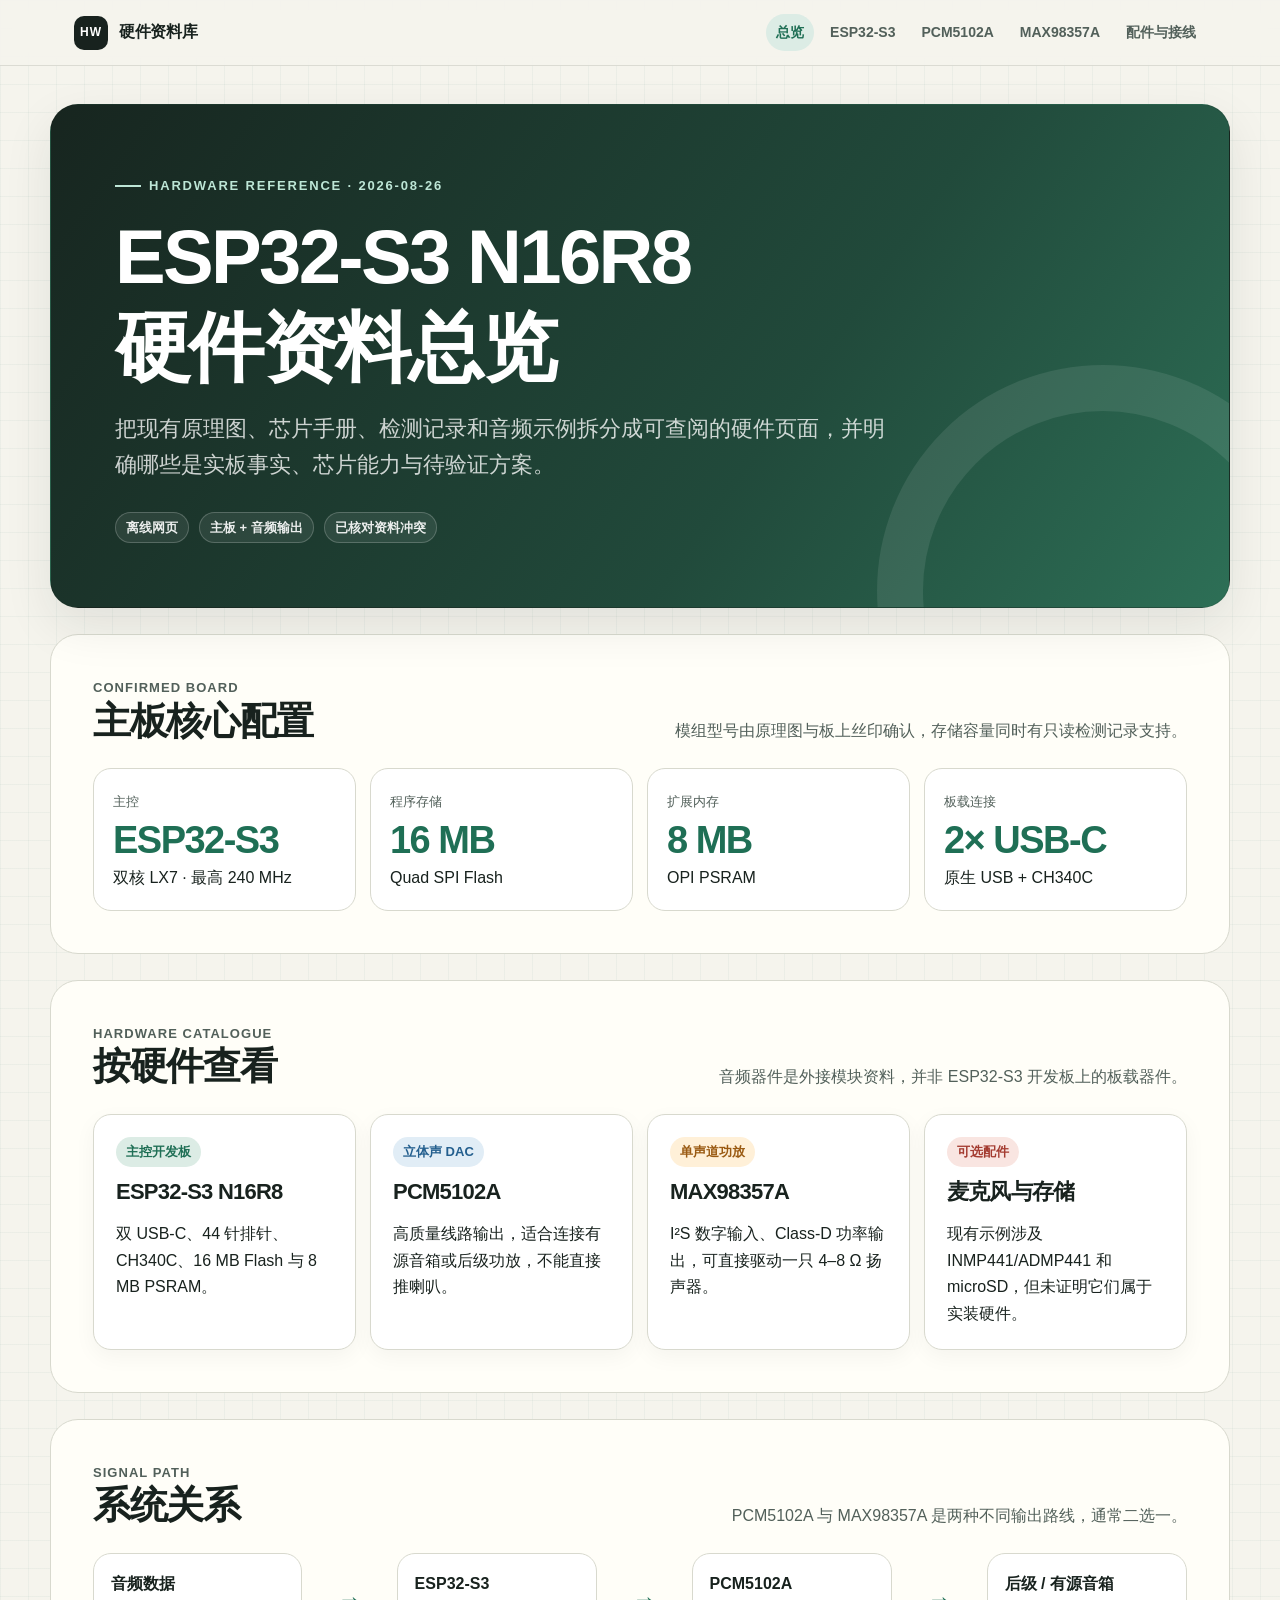
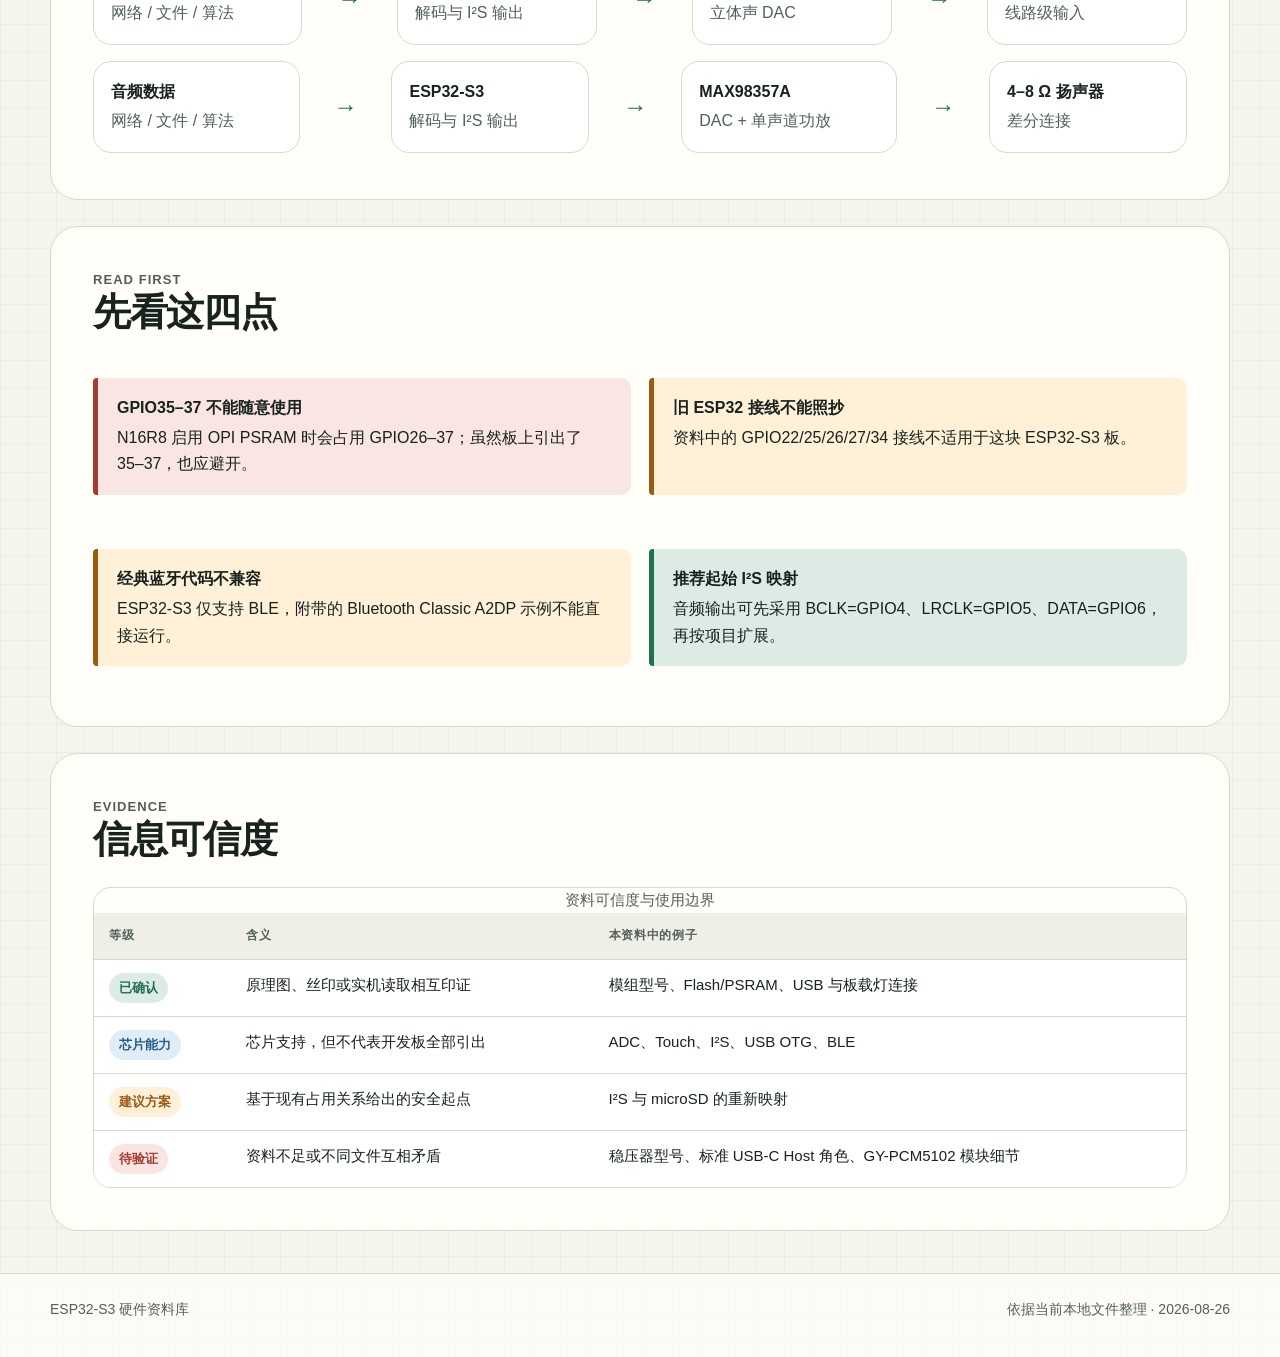
<file: hardware-web/index.html>
<!doctype html>
<html lang="zh-CN">
<head>
  <meta charset="utf-8">
  <meta name="viewport" content="width=device-width, initial-scale=1">
  <meta name="description" content="ESP32-S3 N16R8 开发板及 PCM5102A、MAX98357A 音频模块硬件资料总览。">
  <title>硬件资料总览｜ESP32-S3 N16R8</title>
  <link rel="icon" href="assets/favicon.svg" type="image/svg+xml">
  <link rel="stylesheet" href="assets/styles.css">
</head>
<body>
  <a class="skip-link" href="#content">跳到正文</a>
  <header class="site-header">
    <div class="nav-wrap">
      <a class="brand" href="index.html"><span class="brand-mark" aria-hidden="true">HW</span>硬件资料库</a>
      <nav class="nav-links" aria-label="硬件分类">
        <a href="index.html" aria-current="page">总览</a>
        <a href="esp32-s3.html">ESP32-S3</a>
        <a href="pcm5102a.html">PCM5102A</a>
        <a href="max98357a.html">MAX98357A</a>
        <a href="accessories.html">配件与接线</a>
      </nav>
    </div>
  </header>

  <main id="content">
    <section class="hero">
      <p class="eyebrow">Hardware Reference · 2026-08-26</p>
      <h1>ESP32-S3 N16R8<br>硬件资料总览</h1>
      <p class="lede">把现有原理图、芯片手册、检测记录和音频示例拆分成可查阅的硬件页面，并明确哪些是实板事实、芯片能力与待验证方案。</p>
      <div class="hero-meta">
        <span>离线网页</span>
        <span>主板 + 音频输出</span>
        <span>已核对资料冲突</span>
      </div>
    </section>

    <section class="section" aria-labelledby="quick-specs">
      <div class="section-heading">
        <div>
          <p class="kicker">Confirmed board</p>
          <h2 id="quick-specs">主板核心配置</h2>
        </div>
        <p>模组型号由原理图与板上丝印确认，存储容量同时有只读检测记录支持。</p>
      </div>
      <div class="metric-grid">
        <article class="metric"><small>主控</small><strong>ESP32-S3</strong><span>双核 LX7 · 最高 240 MHz</span></article>
        <article class="metric"><small>程序存储</small><strong>16 MB</strong><span>Quad SPI Flash</span></article>
        <article class="metric"><small>扩展内存</small><strong>8 MB</strong><span>OPI PSRAM</span></article>
        <article class="metric"><small>板载连接</small><strong>2× USB-C</strong><span>原生 USB + CH340C</span></article>
      </div>
    </section>

    <section class="section" aria-labelledby="catalogue">
      <div class="section-heading">
        <div>
          <p class="kicker">Hardware catalogue</p>
          <h2 id="catalogue">按硬件查看</h2>
        </div>
        <p>音频器件是外接模块资料，并非 ESP32-S3 开发板上的板载器件。</p>
      </div>
      <div class="card-grid">
        <a class="card" href="esp32-s3.html">
          <span class="tag">主控开发板</span>
          <h3>ESP32-S3 N16R8</h3>
          <p>双 USB-C、44 针排针、CH340C、16 MB Flash 与 8 MB PSRAM。</p>
        </a>
        <a class="card" href="pcm5102a.html">
          <span class="tag blue">立体声 DAC</span>
          <h3>PCM5102A</h3>
          <p>高质量线路输出，适合连接有源音箱或后级功放，不能直接推喇叭。</p>
        </a>
        <a class="card" href="max98357a.html">
          <span class="tag amber">单声道功放</span>
          <h3>MAX98357A</h3>
          <p>I²S 数字输入、Class-D 功率输出，可直接驱动一只 4–8 Ω 扬声器。</p>
        </a>
        <a class="card" href="accessories.html">
          <span class="tag red">可选配件</span>
          <h3>麦克风与存储</h3>
          <p>现有示例涉及 INMP441/ADMP441 和 microSD，但未证明它们属于实装硬件。</p>
        </a>
      </div>
    </section>

    <section class="section" aria-labelledby="topology">
      <div class="section-heading">
        <div>
          <p class="kicker">Signal path</p>
          <h2 id="topology">系统关系</h2>
        </div>
        <p>PCM5102A 与 MAX98357A 是两种不同输出路线，通常二选一。</p>
      </div>
      <div class="signal-flow" aria-label="线路输出方案">
        <div class="flow-node"><strong>音频数据</strong><span class="muted">网络 / 文件 / 算法</span></div>
        <div class="flow-arrow" aria-hidden="true">→</div>
        <div class="flow-node"><strong>ESP32-S3</strong><span class="muted">解码与 I²S 输出</span></div>
        <div class="flow-arrow" aria-hidden="true">→</div>
        <div class="flow-node"><strong>PCM5102A</strong><span class="muted">立体声 DAC</span></div>
        <div class="flow-arrow" aria-hidden="true">→</div>
        <div class="flow-node"><strong>后级 / 有源音箱</strong><span class="muted">线路级输入</span></div>
      </div>
      <div class="signal-flow" aria-label="直接驱动扬声器方案" style="margin-top:12px">
        <div class="flow-node"><strong>音频数据</strong><span class="muted">网络 / 文件 / 算法</span></div>
        <div class="flow-arrow" aria-hidden="true">→</div>
        <div class="flow-node"><strong>ESP32-S3</strong><span class="muted">解码与 I²S 输出</span></div>
        <div class="flow-arrow" aria-hidden="true">→</div>
        <div class="flow-node"><strong>MAX98357A</strong><span class="muted">DAC + 单声道功放</span></div>
        <div class="flow-arrow" aria-hidden="true">→</div>
        <div class="flow-node"><strong>4–8 Ω 扬声器</strong><span class="muted">差分连接</span></div>
      </div>
    </section>

    <section class="section" aria-labelledby="warnings">
      <div class="section-heading">
        <div>
          <p class="kicker">Read first</p>
          <h2 id="warnings">先看这四点</h2>
        </div>
      </div>
      <div class="two-column">
        <div class="callout danger"><strong>GPIO35–37 不能随意使用</strong>N16R8 启用 OPI PSRAM 时会占用 GPIO26–37；虽然板上引出了 35–37，也应避开。</div>
        <div class="callout warning"><strong>旧 ESP32 接线不能照抄</strong>资料中的 GPIO22/25/26/27/34 接线不适用于这块 ESP32-S3 板。</div>
        <div class="callout warning"><strong>经典蓝牙代码不兼容</strong>ESP32-S3 仅支持 BLE，附带的 Bluetooth Classic A2DP 示例不能直接运行。</div>
        <div class="callout success"><strong>推荐起始 I²S 映射</strong>音频输出可先采用 BCLK=GPIO4、LRCLK=GPIO5、DATA=GPIO6，再按项目扩展。</div>
      </div>
    </section>

    <section class="section" aria-labelledby="confidence">
      <div class="section-heading">
        <div>
          <p class="kicker">Evidence</p>
          <h2 id="confidence">信息可信度</h2>
        </div>
      </div>
      <div class="table-wrap">
        <table>
          <caption class="muted">资料可信度与使用边界</caption>
          <thead><tr><th scope="col">等级</th><th scope="col">含义</th><th scope="col">本资料中的例子</th></tr></thead>
          <tbody>
            <tr><td><span class="tag">已确认</span></td><td>原理图、丝印或实机读取相互印证</td><td>模组型号、Flash/PSRAM、USB 与板载灯连接</td></tr>
            <tr><td><span class="tag blue">芯片能力</span></td><td>芯片支持，但不代表开发板全部引出</td><td>ADC、Touch、I²S、USB OTG、BLE</td></tr>
            <tr><td><span class="tag amber">建议方案</span></td><td>基于现有占用关系给出的安全起点</td><td>I²S 与 microSD 的重新映射</td></tr>
            <tr><td><span class="tag red">待验证</span></td><td>资料不足或不同文件互相矛盾</td><td>稳压器型号、标准 USB-C Host 角色、GY-PCM5102 模块细节</td></tr>
          </tbody>
        </table>
      </div>
    </section>
  </main>

  <footer class="page-footer">
    <div class="footer-inner"><span>ESP32-S3 硬件资料库</span><span>依据当前本地文件整理 · 2026-08-26</span></div>
  </footer>
</body>
</html>
</file>
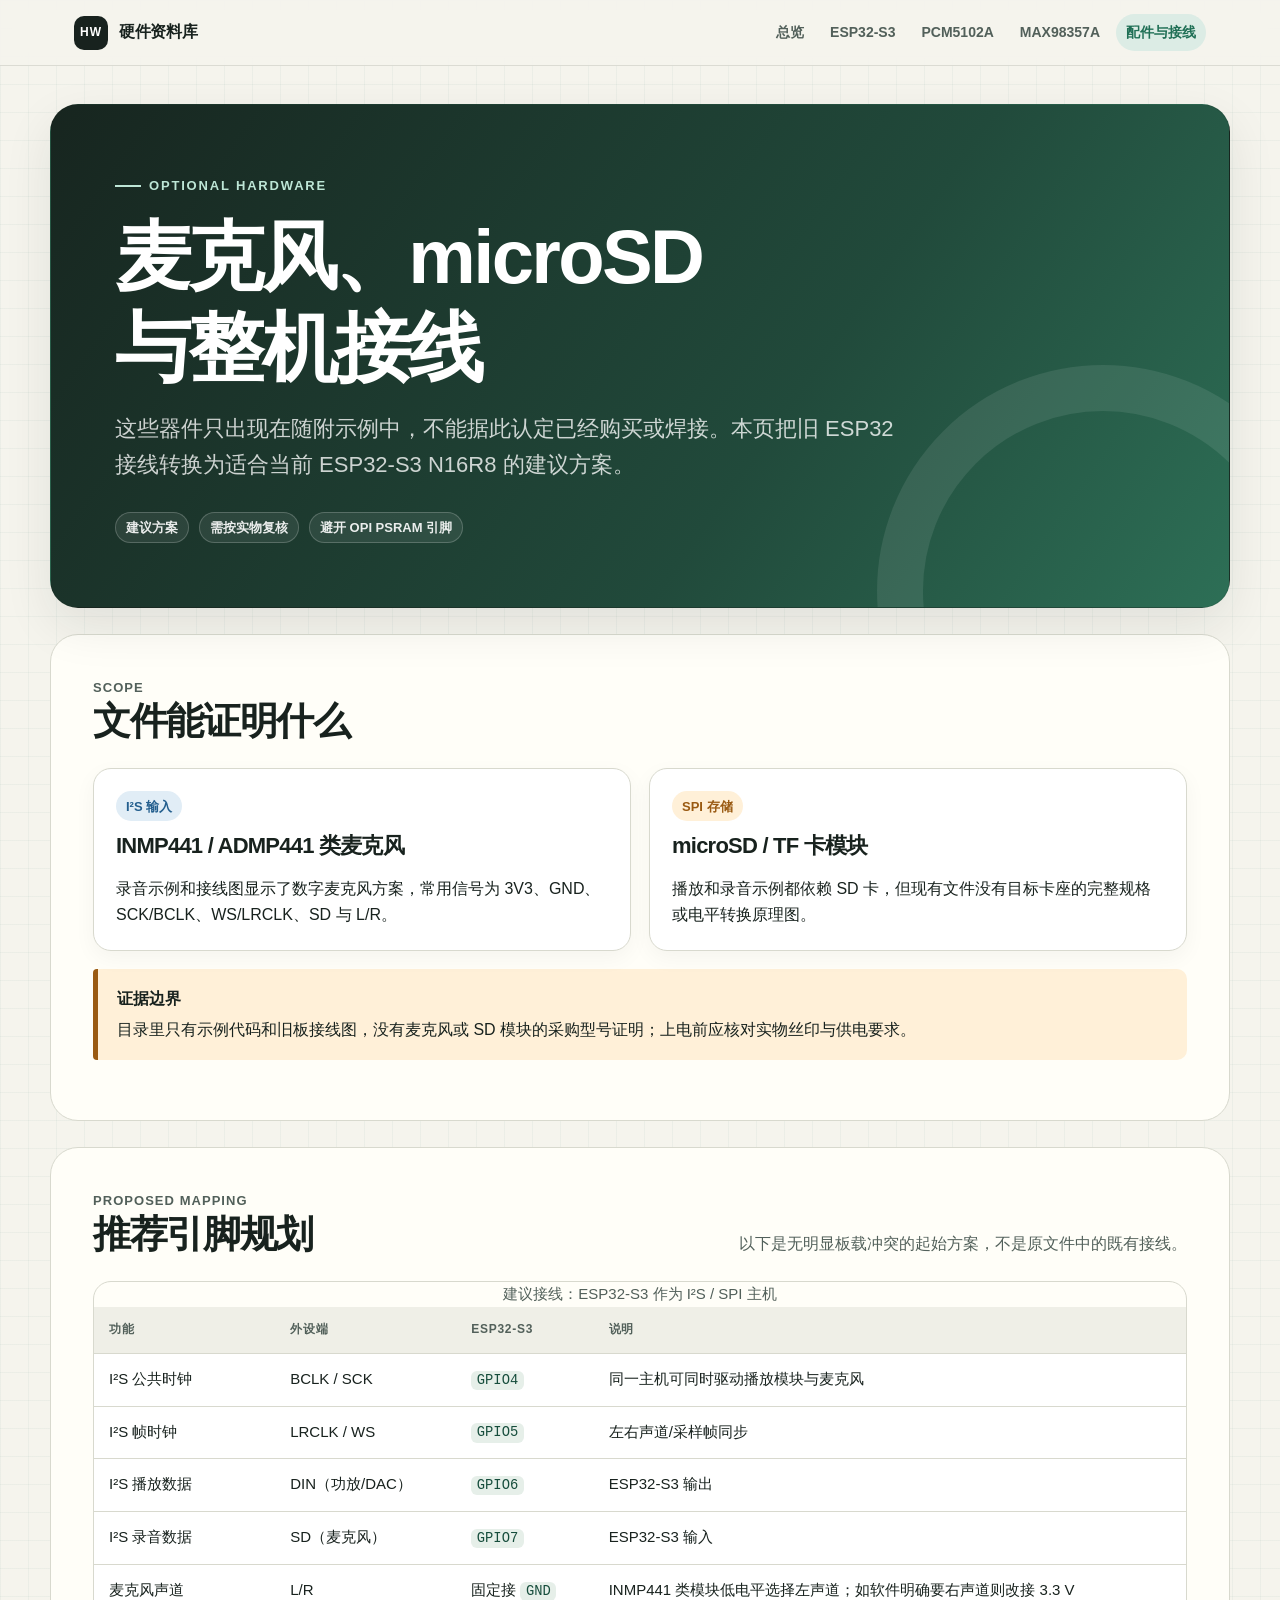
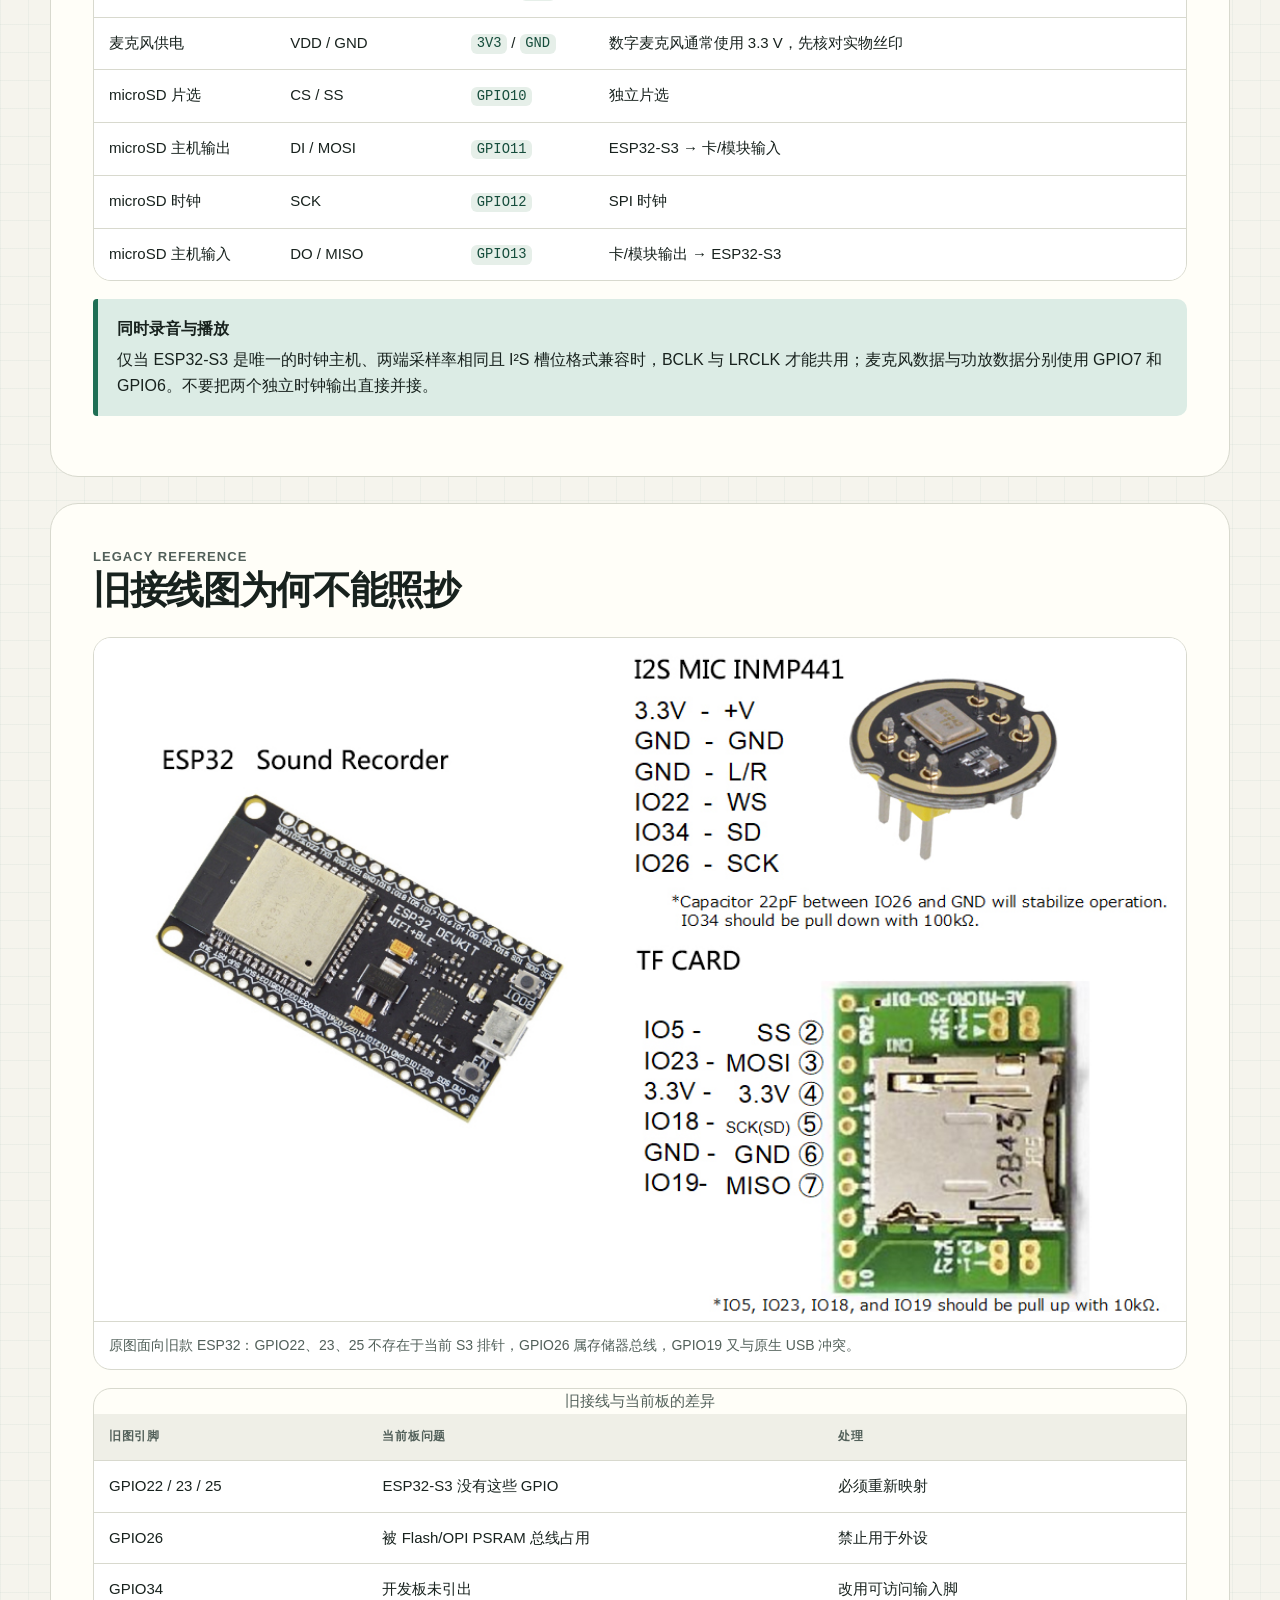
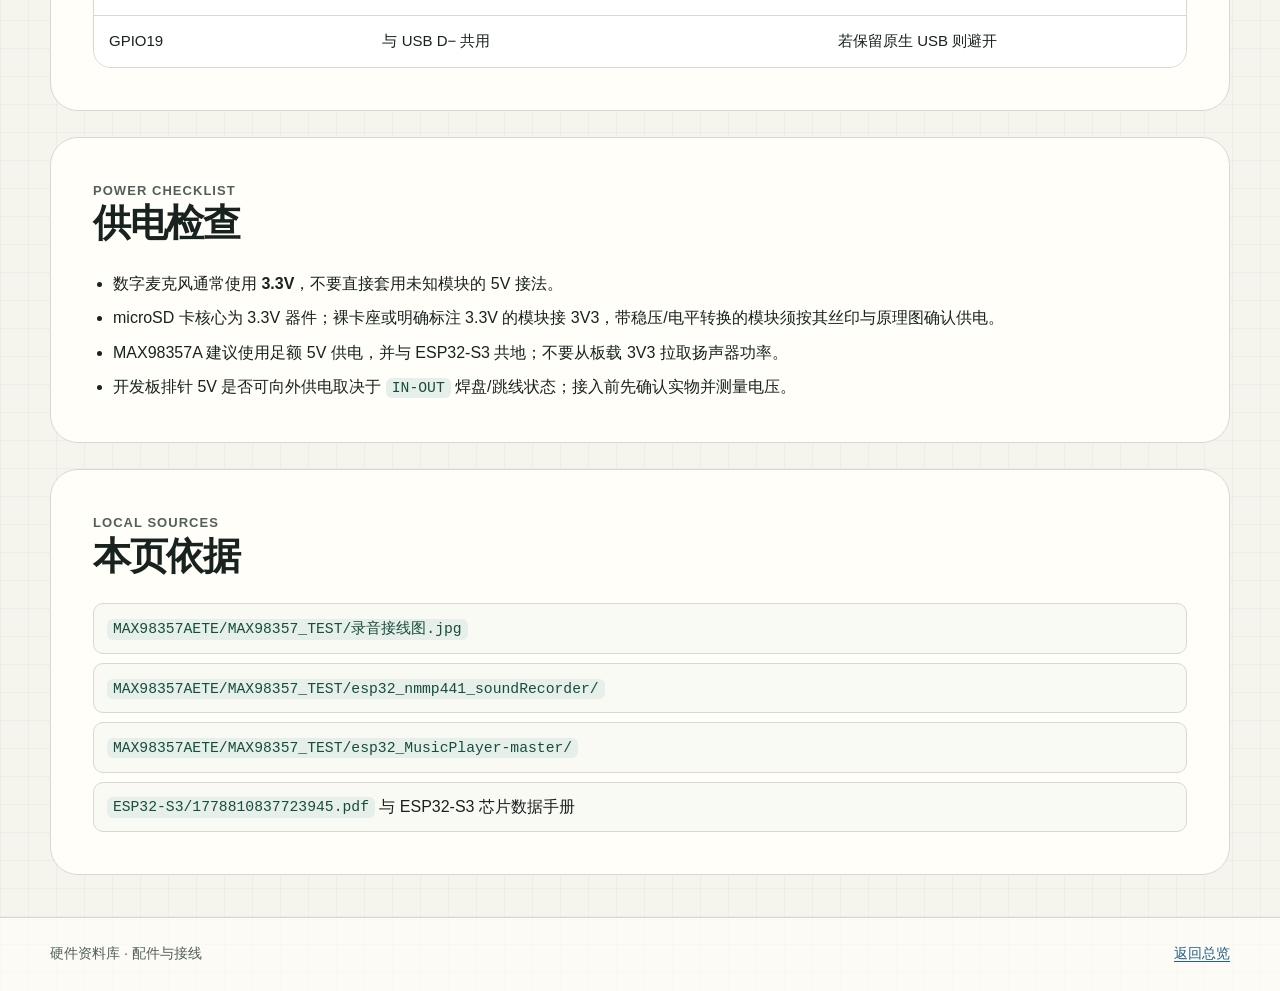
<file: hardware-web/accessories.html>
<!doctype html>
<html lang="zh-CN">
<head>
  <meta charset="utf-8">
  <meta name="viewport" content="width=device-width, initial-scale=1">
  <meta name="description" content="ESP32-S3 N16R8 项目中 INMP441/ADMP441 麦克风与 microSD 配件的接线和兼容性说明。">
  <title>配件与接线｜ESP32-S3 N16R8</title>
  <link rel="icon" href="assets/favicon.svg" type="image/svg+xml">
  <link rel="stylesheet" href="assets/styles.css">
</head>
<body>
  <a class="skip-link" href="#content">跳到正文</a>
  <header class="site-header">
    <div class="nav-wrap">
      <a class="brand" href="index.html"><span class="brand-mark" aria-hidden="true">HW</span>硬件资料库</a>
      <nav class="nav-links" aria-label="硬件分类">
        <a href="index.html">总览</a>
        <a href="esp32-s3.html">ESP32-S3</a>
        <a href="pcm5102a.html">PCM5102A</a>
        <a href="max98357a.html">MAX98357A</a>
        <a href="accessories.html" aria-current="page">配件与接线</a>
      </nav>
    </div>
  </header>

  <main id="content">
    <section class="hero">
      <p class="eyebrow">Optional hardware</p>
      <h1>麦克风、microSD<br>与整机接线</h1>
      <p class="lede">这些器件只出现在随附示例中，不能据此认定已经购买或焊接。本页把旧 ESP32 接线转换为适合当前 ESP32-S3 N16R8 的建议方案。</p>
      <div class="hero-meta"><span>建议方案</span><span>需按实物复核</span><span>避开 OPI PSRAM 引脚</span></div>
    </section>

    <section class="section" aria-labelledby="status">
      <div class="section-heading">
        <div><p class="kicker">Scope</p><h2 id="status">文件能证明什么</h2></div>
      </div>
      <div class="two-column">
        <article class="card">
          <span class="tag blue">I²S 输入</span>
          <h3>INMP441 / ADMP441 类麦克风</h3>
          <p>录音示例和接线图显示了数字麦克风方案，常用信号为 3V3、GND、SCK/BCLK、WS/LRCLK、SD 与 L/R。</p>
        </article>
        <article class="card">
          <span class="tag amber">SPI 存储</span>
          <h3>microSD / TF 卡模块</h3>
          <p>播放和录音示例都依赖 SD 卡，但现有文件没有目标卡座的完整规格或电平转换原理图。</p>
        </article>
      </div>
      <div class="callout warning"><strong>证据边界</strong>目录里只有示例代码和旧板接线图，没有麦克风或 SD 模块的采购型号证明；上电前应核对实物丝印与供电要求。</div>
    </section>

    <section class="section" aria-labelledby="mapping">
      <div class="section-heading">
        <div><p class="kicker">Proposed mapping</p><h2 id="mapping">推荐引脚规划</h2></div>
        <p>以下是无明显板载冲突的起始方案，不是原文件中的既有接线。</p>
      </div>
      <div class="table-wrap">
        <table>
          <caption class="muted">建议接线：ESP32-S3 作为 I²S / SPI 主机</caption>
          <thead><tr><th scope="col">功能</th><th scope="col">外设端</th><th scope="col">ESP32-S3</th><th scope="col">说明</th></tr></thead>
          <tbody>
            <tr><td>I²S 公共时钟</td><td>BCLK / SCK</td><td><code>GPIO4</code></td><td>同一主机可同时驱动播放模块与麦克风</td></tr>
            <tr><td>I²S 帧时钟</td><td>LRCLK / WS</td><td><code>GPIO5</code></td><td>左右声道/采样帧同步</td></tr>
            <tr><td>I²S 播放数据</td><td>DIN（功放/DAC）</td><td><code>GPIO6</code></td><td>ESP32-S3 输出</td></tr>
            <tr><td>I²S 录音数据</td><td>SD（麦克风）</td><td><code>GPIO7</code></td><td>ESP32-S3 输入</td></tr>
            <tr><td>麦克风声道</td><td>L/R</td><td>固定接 <code>GND</code></td><td>INMP441 类模块低电平选择左声道；如软件明确要右声道则改接 3.3 V</td></tr>
            <tr><td>麦克风供电</td><td>VDD / GND</td><td><code>3V3</code> / <code>GND</code></td><td>数字麦克风通常使用 3.3 V，先核对实物丝印</td></tr>
            <tr><td>microSD 片选</td><td>CS / SS</td><td><code>GPIO10</code></td><td>独立片选</td></tr>
            <tr><td>microSD 主机输出</td><td>DI / MOSI</td><td><code>GPIO11</code></td><td>ESP32-S3 → 卡/模块输入</td></tr>
            <tr><td>microSD 时钟</td><td>SCK</td><td><code>GPIO12</code></td><td>SPI 时钟</td></tr>
            <tr><td>microSD 主机输入</td><td>DO / MISO</td><td><code>GPIO13</code></td><td>卡/模块输出 → ESP32-S3</td></tr>
          </tbody>
        </table>
      </div>
      <div class="callout success"><strong>同时录音与播放</strong>仅当 ESP32-S3 是唯一的时钟主机、两端采样率相同且 I²S 槽位格式兼容时，BCLK 与 LRCLK 才能共用；麦克风数据与功放数据分别使用 GPIO7 和 GPIO6。不要把两个独立时钟输出直接并接。</div>
    </section>

    <section class="section" aria-labelledby="legacy">
      <div class="section-heading">
        <div><p class="kicker">Legacy reference</p><h2 id="legacy">旧接线图为何不能照抄</h2></div>
      </div>
      <figure class="media-frame">
        <img src="assets/inmp441-legacy-wiring.jpg" alt="面向旧款 ESP32 DevKit 的 INMP441 和 TF 卡接线图" width="1051" height="657">
        <figcaption>原图面向旧款 ESP32：GPIO22、23、25 不存在于当前 S3 排针，GPIO26 属存储器总线，GPIO19 又与原生 USB 冲突。</figcaption>
      </figure>
      <div class="table-wrap" style="margin-top:18px">
        <table>
          <caption class="muted">旧接线与当前板的差异</caption>
          <thead><tr><th scope="col">旧图引脚</th><th scope="col">当前板问题</th><th scope="col">处理</th></tr></thead>
          <tbody>
            <tr><td>GPIO22 / 23 / 25</td><td>ESP32-S3 没有这些 GPIO</td><td>必须重新映射</td></tr>
            <tr><td>GPIO26</td><td>被 Flash/OPI PSRAM 总线占用</td><td>禁止用于外设</td></tr>
            <tr><td>GPIO34</td><td>开发板未引出</td><td>改用可访问输入脚</td></tr>
            <tr><td>GPIO19</td><td>与 USB D− 共用</td><td>若保留原生 USB 则避开</td></tr>
          </tbody>
        </table>
      </div>
    </section>

    <section class="section" aria-labelledby="power">
      <div class="section-heading">
        <div><p class="kicker">Power checklist</p><h2 id="power">供电检查</h2></div>
      </div>
      <ul class="clean-list">
        <li>数字麦克风通常使用 <strong>3.3V</strong>，不要直接套用未知模块的 5V 接法。</li>
        <li>microSD 卡核心为 3.3V 器件；裸卡座或明确标注 3.3V 的模块接 3V3，带稳压/电平转换的模块须按其丝印与原理图确认供电。</li>
        <li>MAX98357A 建议使用足额 5V 供电，并与 ESP32-S3 共地；不要从板载 3V3 拉取扬声器功率。</li>
        <li>开发板排针 5V 是否可向外供电取决于 <code>IN-OUT</code> 焊盘/跳线状态；接入前先确认实物并测量电压。</li>
      </ul>
    </section>

    <section class="section" aria-labelledby="sources">
      <div class="section-heading"><div><p class="kicker">Local sources</p><h2 id="sources">本页依据</h2></div></div>
      <ul class="source-list">
        <li><code>MAX98357AETE/MAX98357_TEST/录音接线图.jpg</code></li>
        <li><code>MAX98357AETE/MAX98357_TEST/esp32_nmmp441_soundRecorder/</code></li>
        <li><code>MAX98357AETE/MAX98357_TEST/esp32_MusicPlayer-master/</code></li>
        <li><code>ESP32-S3/1778810837723945.pdf</code> 与 ESP32-S3 芯片数据手册</li>
      </ul>
    </section>
  </main>

  <footer class="page-footer">
    <div class="footer-inner"><span>硬件资料库 · 配件与接线</span><a href="index.html">返回总览</a></div>
  </footer>
</body>
</html>
</file>
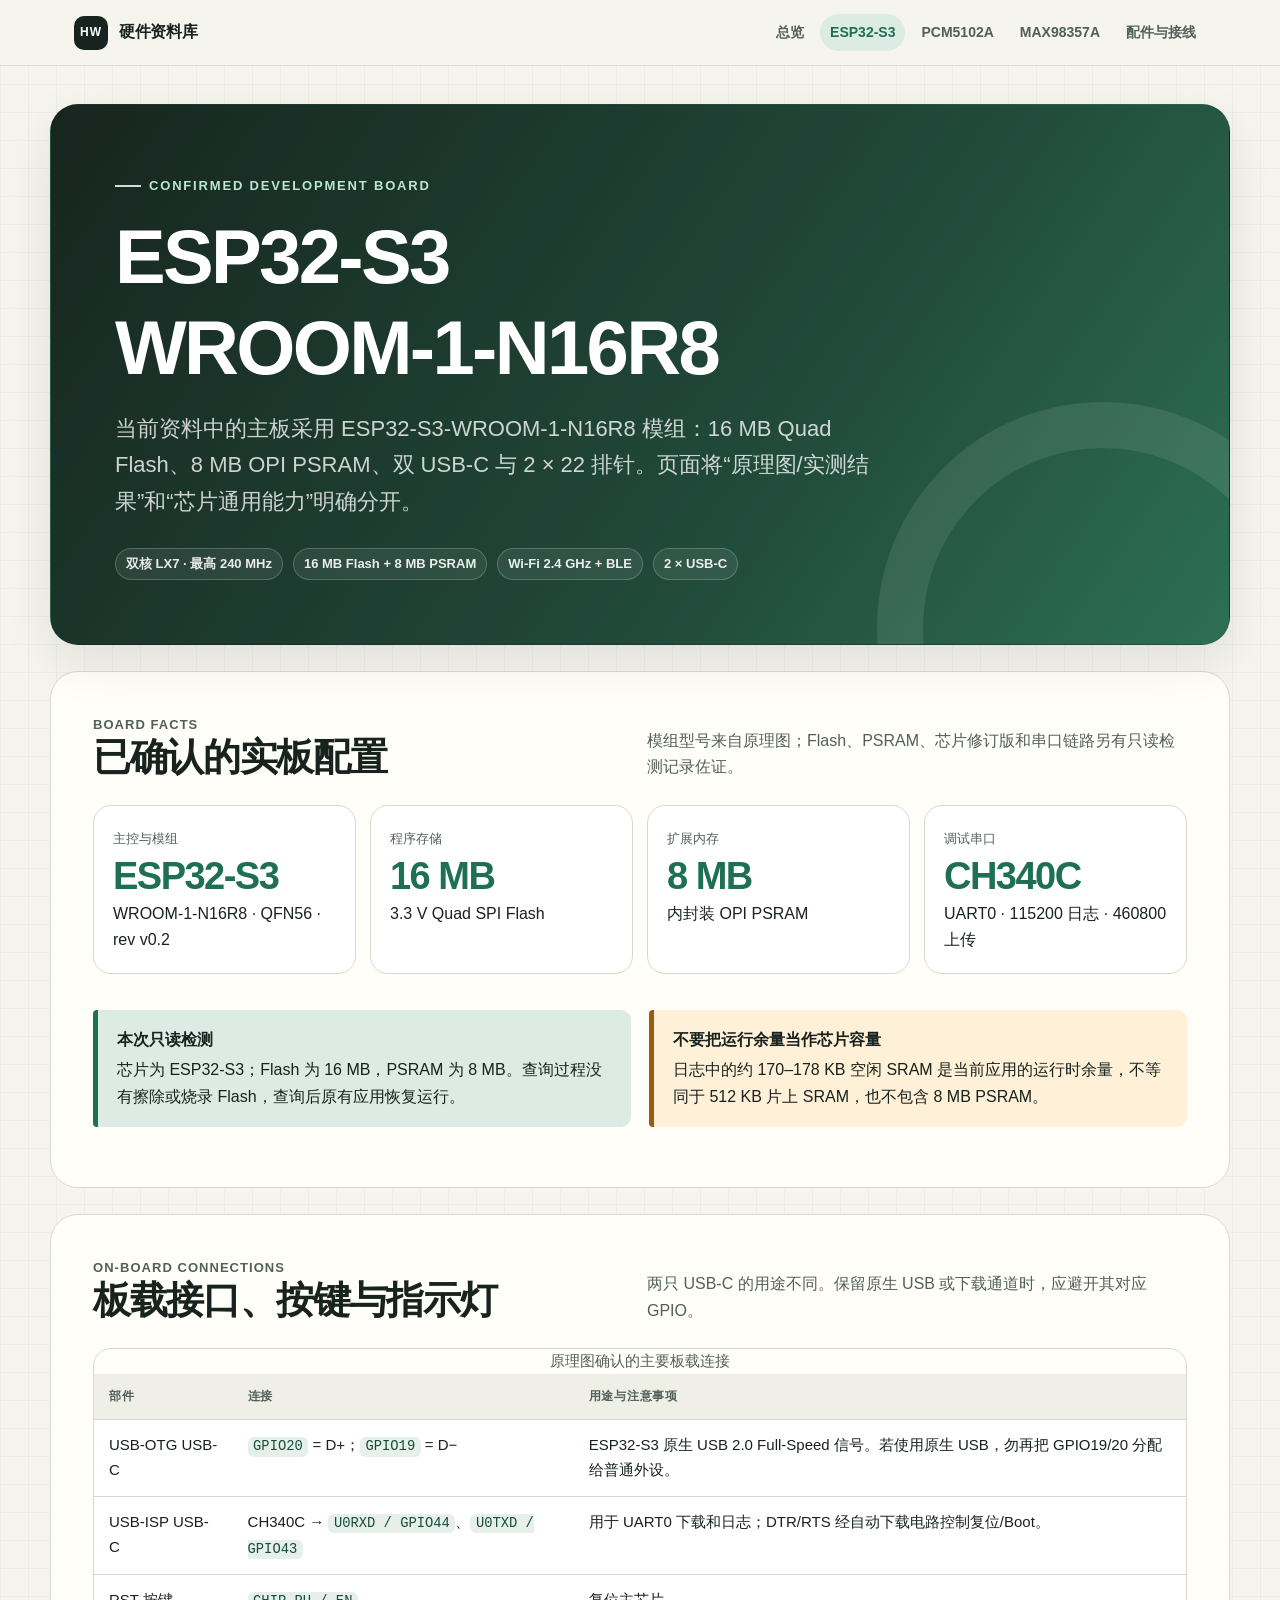
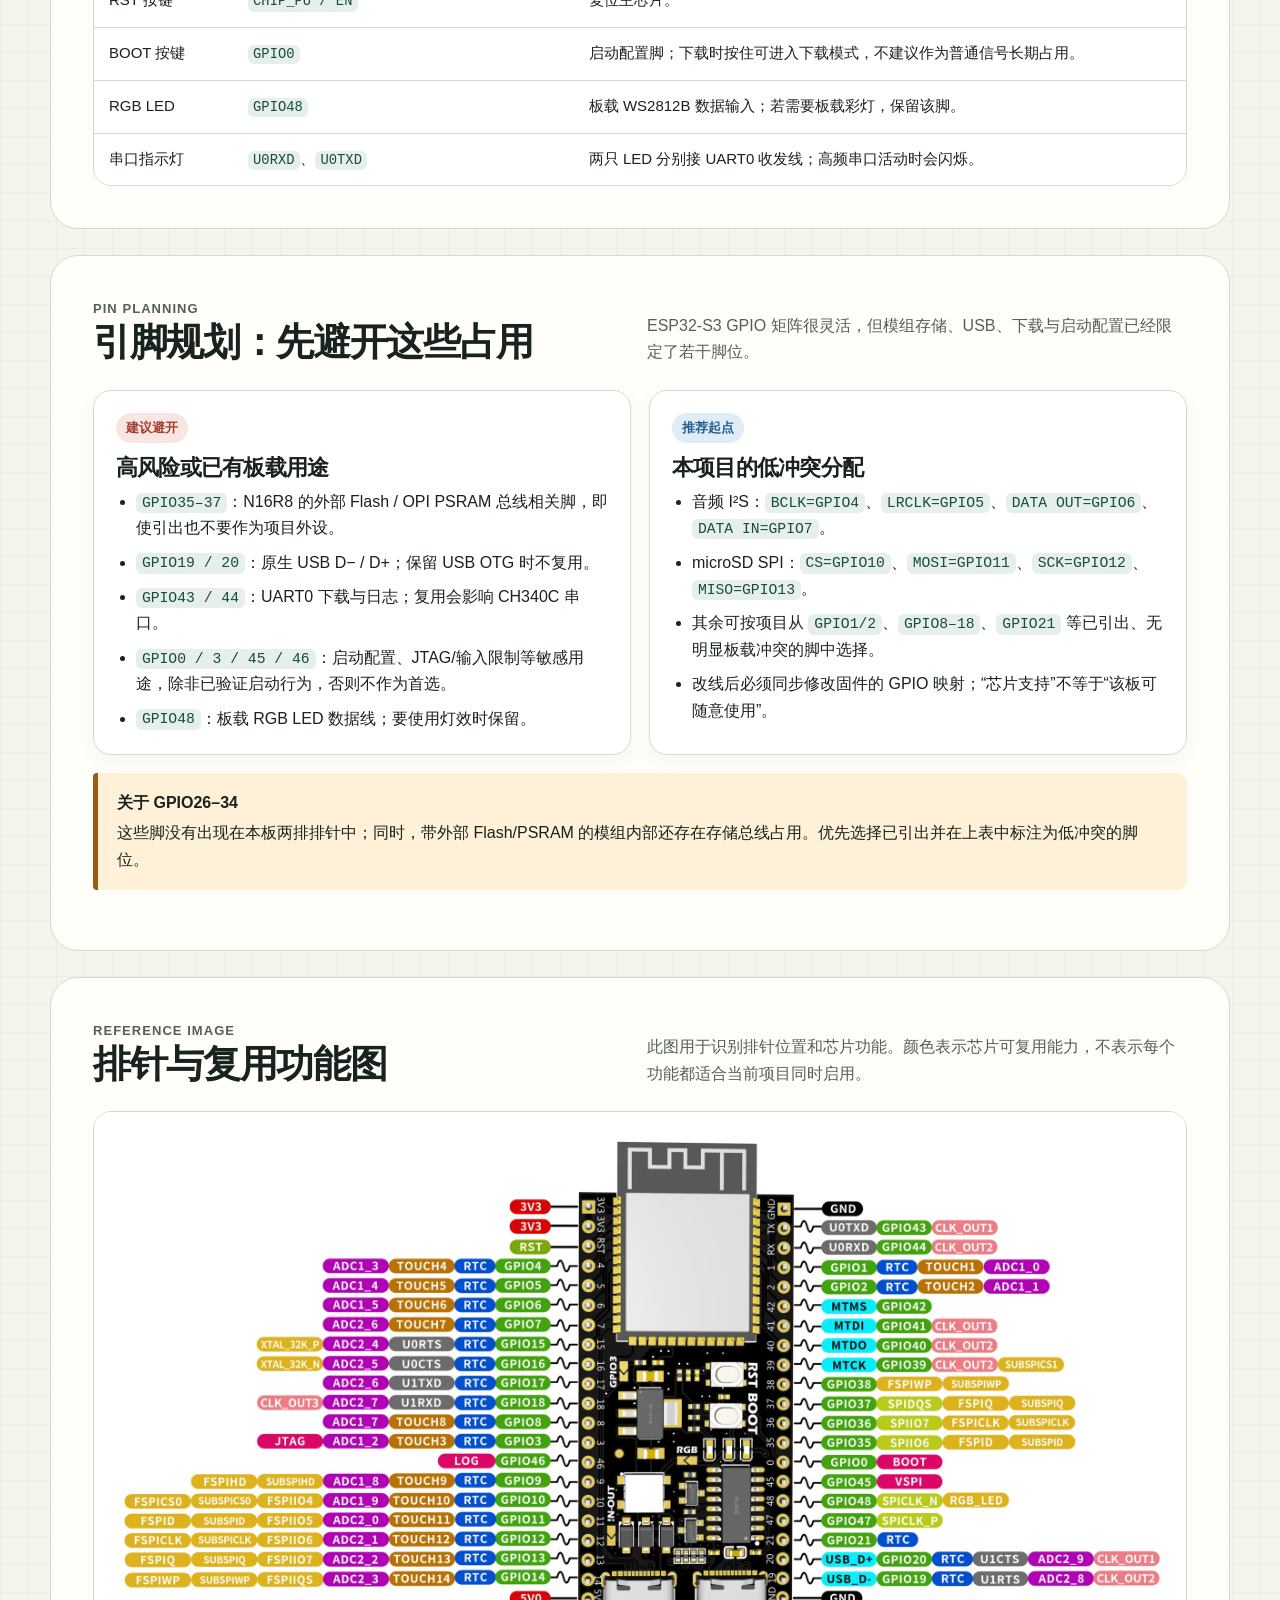
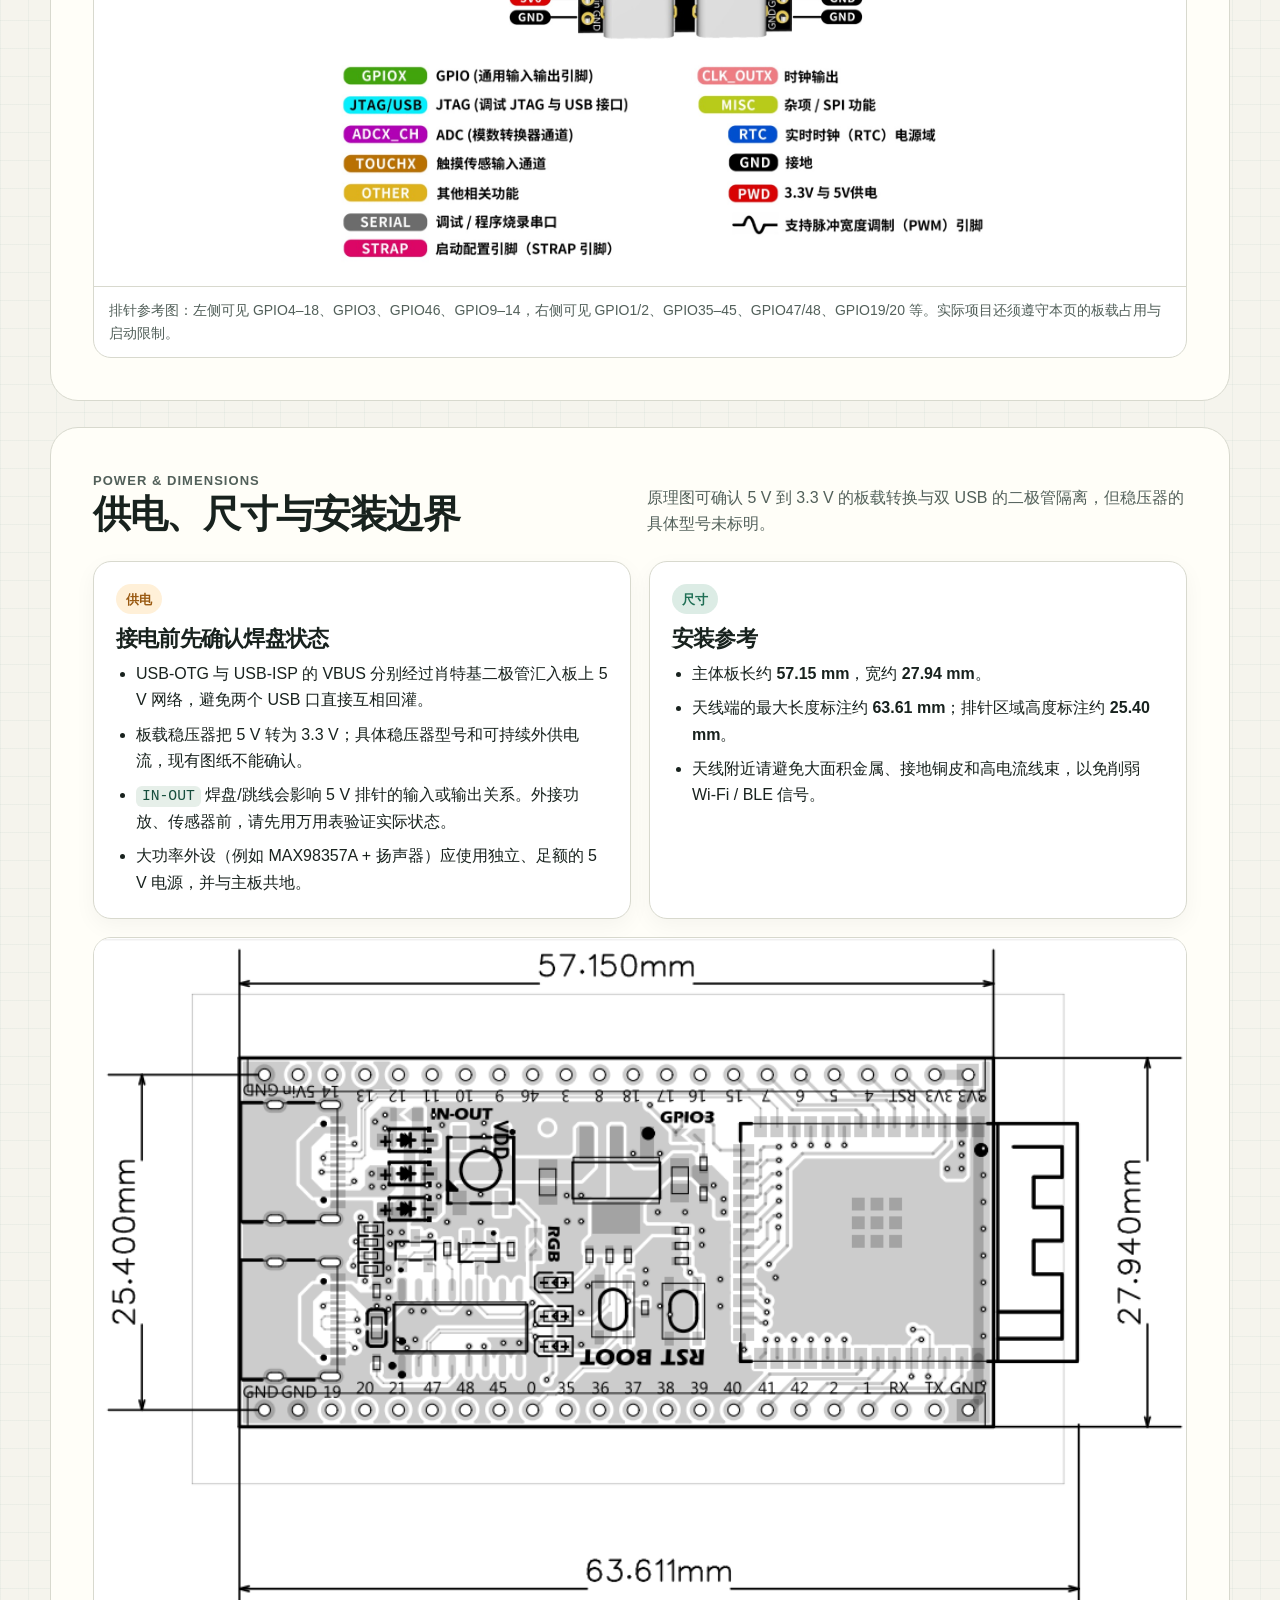
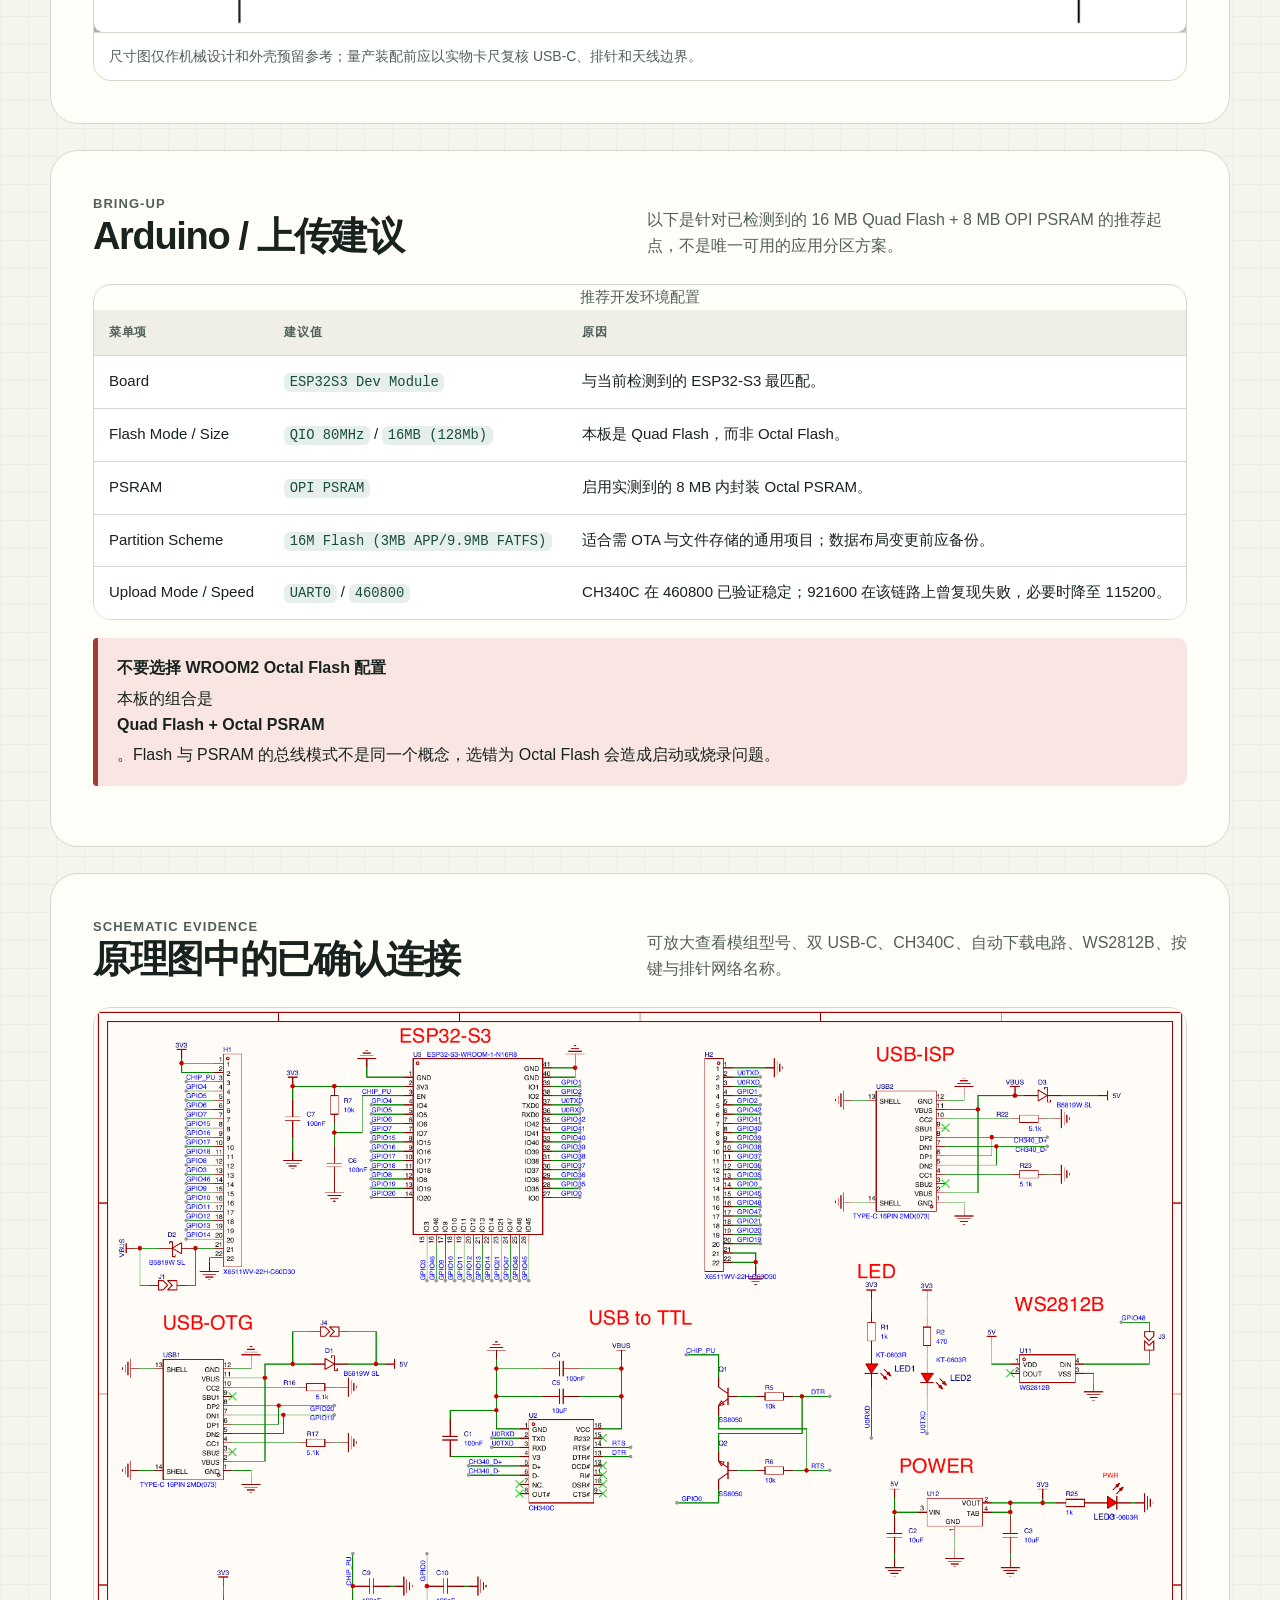
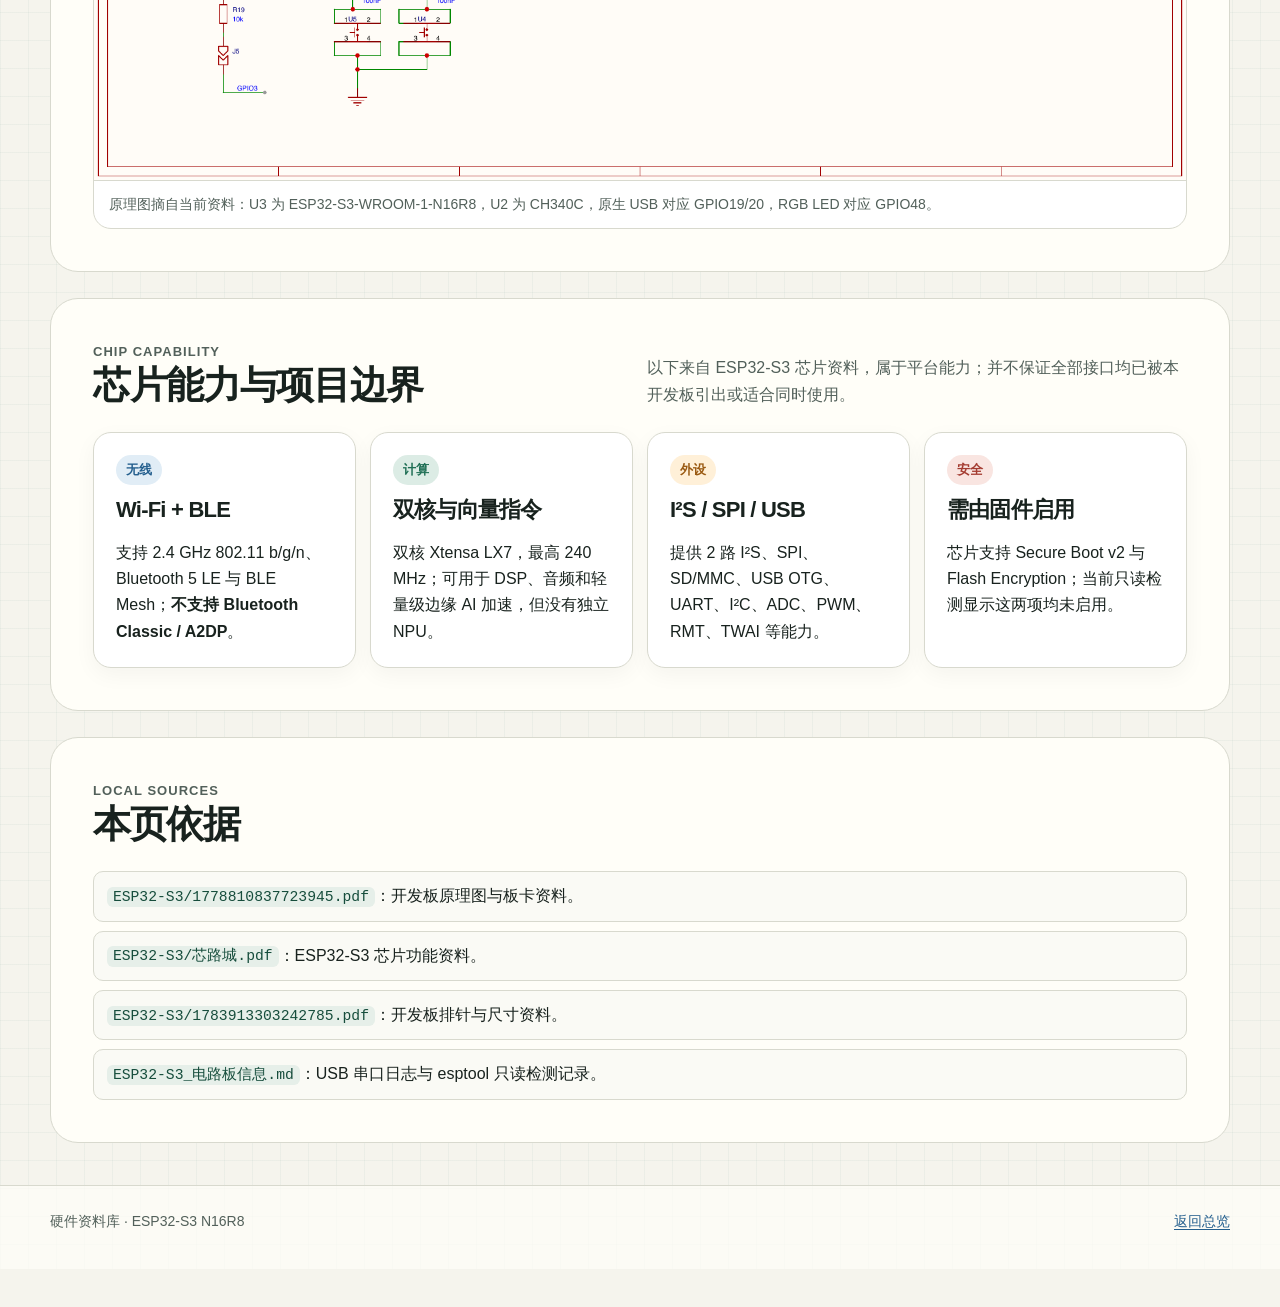
<file: hardware-web/esp32-s3.html>
<!doctype html>
<html lang="zh-CN">
  <head>
    <meta charset="utf-8">
    <meta name="viewport" content="width=device-width, initial-scale=1">
    <meta
      name="description"
      content="ESP32-S3-WROOM-1-N16R8 开发板的实板配置、接口、引脚占用、供电、下载方式与 Arduino 建议设置。"
    >
    <title>ESP32-S3 N16R8 开发板｜硬件资料库</title>
    <link rel="icon" href="assets/favicon.svg" type="image/svg+xml">
    <link rel="stylesheet" href="assets/styles.css">
  </head>
  <body>
    <a class="skip-link" href="#main-content">跳到主要内容</a>

    <header class="site-header">
      <nav class="nav-wrap" aria-label="硬件分类">
        <a class="brand" href="index.html"><span class="brand-mark" aria-hidden="true">HW</span>硬件资料库</a>
        <div class="nav-links">
          <a href="index.html">总览</a>
          <a href="esp32-s3.html" aria-current="page">ESP32-S3</a>
          <a href="pcm5102a.html">PCM5102A</a>
          <a href="max98357a.html">MAX98357A</a>
          <a href="accessories.html">配件与接线</a>
        </div>
      </nav>
    </header>

    <main id="main-content">
      <section class="hero" aria-labelledby="page-title">
        <p class="eyebrow">Confirmed development board</p>
        <h1 id="page-title">ESP32-S3<br>WROOM-1-N16R8</h1>
        <p class="lede">当前资料中的主板采用 ESP32-S3-WROOM-1-N16R8 模组：16 MB Quad Flash、8 MB OPI PSRAM、双 USB-C 与 2 × 22 排针。页面将“原理图/实测结果”和“芯片通用能力”明确分开。</p>
        <div class="hero-meta" aria-label="主板核心配置">
          <span>双核 LX7 · 最高 240 MHz</span>
          <span>16 MB Flash + 8 MB PSRAM</span>
          <span>Wi‑Fi 2.4 GHz + BLE</span>
          <span>2 × USB-C</span>
        </div>
      </section>

      <section class="section" aria-labelledby="facts-title">
        <div class="section-heading">
          <div>
            <p class="kicker">Board facts</p>
            <h2 id="facts-title">已确认的实板配置</h2>
          </div>
          <p>模组型号来自原理图；Flash、PSRAM、芯片修订版和串口链路另有只读检测记录佐证。</p>
        </div>
        <div class="metric-grid">
          <article class="metric"><small>主控与模组</small><strong>ESP32-S3</strong><span>WROOM-1-N16R8 · QFN56 · rev v0.2</span></article>
          <article class="metric"><small>程序存储</small><strong>16 MB</strong><span>3.3 V Quad SPI Flash</span></article>
          <article class="metric"><small>扩展内存</small><strong>8 MB</strong><span>内封装 OPI PSRAM</span></article>
          <article class="metric"><small>调试串口</small><strong>CH340C</strong><span>UART0 · 115200 日志 · 460800 上传</span></article>
        </div>
        <div class="two-column" style="margin-top:18px">
          <aside class="callout success">
            <strong>本次只读检测</strong>
            <span>芯片为 ESP32-S3；Flash 为 16 MB，PSRAM 为 8 MB。查询过程没有擦除或烧录 Flash，查询后原有应用恢复运行。</span>
          </aside>
          <aside class="callout warning">
            <strong>不要把运行余量当作芯片容量</strong>
            <span>日志中的约 170–178 KB 空闲 SRAM 是当前应用的运行时余量，不等同于 512 KB 片上 SRAM，也不包含 8 MB PSRAM。</span>
          </aside>
        </div>
      </section>

      <section class="section" aria-labelledby="interface-title">
        <div class="section-heading">
          <div>
            <p class="kicker">On-board connections</p>
            <h2 id="interface-title">板载接口、按键与指示灯</h2>
          </div>
          <p>两只 USB-C 的用途不同。保留原生 USB 或下载通道时，应避开其对应 GPIO。</p>
        </div>
        <div class="table-wrap">
          <table>
            <caption class="muted">原理图确认的主要板载连接</caption>
            <thead>
              <tr><th scope="col">部件</th><th scope="col">连接</th><th scope="col">用途与注意事项</th></tr>
            </thead>
            <tbody>
              <tr><td>USB-OTG USB-C</td><td><code>GPIO20</code> = D+；<code>GPIO19</code> = D−</td><td>ESP32-S3 原生 USB 2.0 Full-Speed 信号。若使用原生 USB，勿再把 GPIO19/20 分配给普通外设。</td></tr>
              <tr><td>USB-ISP USB-C</td><td>CH340C → <code>U0RXD / GPIO44</code>、<code>U0TXD / GPIO43</code></td><td>用于 UART0 下载和日志；DTR/RTS 经自动下载电路控制复位/Boot。</td></tr>
              <tr><td>RST 按键</td><td><code>CHIP_PU / EN</code></td><td>复位主芯片。</td></tr>
              <tr><td>BOOT 按键</td><td><code>GPIO0</code></td><td>启动配置脚；下载时按住可进入下载模式，不建议作为普通信号长期占用。</td></tr>
              <tr><td>RGB LED</td><td><code>GPIO48</code></td><td>板载 WS2812B 数据输入；若需要板载彩灯，保留该脚。</td></tr>
              <tr><td>串口指示灯</td><td><code>U0RXD</code>、<code>U0TXD</code></td><td>两只 LED 分别接 UART0 收发线；高频串口活动时会闪烁。</td></tr>
            </tbody>
          </table>
        </div>
      </section>

      <section class="section" aria-labelledby="pin-title">
        <div class="section-heading">
          <div>
            <p class="kicker">Pin planning</p>
            <h2 id="pin-title">引脚规划：先避开这些占用</h2>
          </div>
          <p>ESP32-S3 GPIO 矩阵很灵活，但模组存储、USB、下载与启动配置已经限定了若干脚位。</p>
        </div>
        <div class="two-column">
          <article class="card">
            <span class="tag red">建议避开</span>
            <h3>高风险或已有板载用途</h3>
            <ul class="clean-list">
              <li><code>GPIO35–37</code>：N16R8 的外部 Flash / OPI PSRAM 总线相关脚，即使引出也不要作为项目外设。</li>
              <li><code>GPIO19 / 20</code>：原生 USB D− / D+；保留 USB OTG 时不复用。</li>
              <li><code>GPIO43 / 44</code>：UART0 下载与日志；复用会影响 CH340C 串口。</li>
              <li><code>GPIO0 / 3 / 45 / 46</code>：启动配置、JTAG/输入限制等敏感用途，除非已验证启动行为，否则不作为首选。</li>
              <li><code>GPIO48</code>：板载 RGB LED 数据线；要使用灯效时保留。</li>
            </ul>
          </article>
          <article class="card">
            <span class="tag blue">推荐起点</span>
            <h3>本项目的低冲突分配</h3>
            <ul class="clean-list">
              <li>音频 I²S：<code>BCLK=GPIO4</code>、<code>LRCLK=GPIO5</code>、<code>DATA OUT=GPIO6</code>、<code>DATA IN=GPIO7</code>。</li>
              <li>microSD SPI：<code>CS=GPIO10</code>、<code>MOSI=GPIO11</code>、<code>SCK=GPIO12</code>、<code>MISO=GPIO13</code>。</li>
              <li>其余可按项目从 <code>GPIO1/2</code>、<code>GPIO8–18</code>、<code>GPIO21</code> 等已引出、无明显板载冲突的脚中选择。</li>
              <li>改线后必须同步修改固件的 GPIO 映射；“芯片支持”不等于“该板可随意使用”。</li>
            </ul>
          </article>
        </div>
        <aside class="callout warning">
          <strong>关于 GPIO26–34</strong>
          <span>这些脚没有出现在本板两排排针中；同时，带外部 Flash/PSRAM 的模组内部还存在存储总线占用。优先选择已引出并在上表中标注为低冲突的脚位。</span>
        </aside>
      </section>

      <section class="section" aria-labelledby="pinout-title">
        <div class="section-heading">
          <div>
            <p class="kicker">Reference image</p>
            <h2 id="pinout-title">排针与复用功能图</h2>
          </div>
          <p>此图用于识别排针位置和芯片功能。颜色表示芯片可复用能力，不表示每个功能都适合当前项目同时启用。</p>
        </div>
        <figure class="media-frame">
          <img src="assets/esp32-s3-pinout.jpg" alt="ESP32-S3 N16R8 开发板正面及两侧排针引脚功能图" width="2400" height="1701">
          <figcaption>排针参考图：左侧可见 GPIO4–18、GPIO3、GPIO46、GPIO9–14，右侧可见 GPIO1/2、GPIO35–45、GPIO47/48、GPIO19/20 等。实际项目还须遵守本页的板载占用与启动限制。</figcaption>
        </figure>
      </section>

      <section class="section" aria-labelledby="power-title">
        <div class="section-heading">
          <div>
            <p class="kicker">Power &amp; dimensions</p>
            <h2 id="power-title">供电、尺寸与安装边界</h2>
          </div>
          <p>原理图可确认 5 V 到 3.3 V 的板载转换与双 USB 的二极管隔离，但稳压器的具体型号未标明。</p>
        </div>
        <div class="two-column">
          <article class="card">
            <span class="tag amber">供电</span>
            <h3>接电前先确认焊盘状态</h3>
            <ul class="clean-list">
              <li>USB-OTG 与 USB-ISP 的 VBUS 分别经过肖特基二极管汇入板上 5 V 网络，避免两个 USB 口直接互相回灌。</li>
              <li>板载稳压器把 5 V 转为 3.3 V；具体稳压器型号和可持续外供电流，现有图纸不能确认。</li>
              <li><code>IN-OUT</code> 焊盘/跳线会影响 5 V 排针的输入或输出关系。外接功放、传感器前，请先用万用表验证实际状态。</li>
              <li>大功率外设（例如 MAX98357A + 扬声器）应使用独立、足额的 5 V 电源，并与主板共地。</li>
            </ul>
          </article>
          <article class="card">
            <span class="tag">尺寸</span>
            <h3>安装参考</h3>
            <ul class="clean-list">
              <li>主体板长约 <strong>57.15 mm</strong>，宽约 <strong>27.94 mm</strong>。</li>
              <li>天线端的最大长度标注约 <strong>63.61 mm</strong>；排针区域高度标注约 <strong>25.40 mm</strong>。</li>
              <li>天线附近请避免大面积金属、接地铜皮和高电流线束，以免削弱 Wi‑Fi / BLE 信号。</li>
            </ul>
          </article>
        </div>
        <figure class="media-frame">
          <img src="assets/esp32-s3-dimensions.png" alt="ESP32-S3 N16R8 开发板外形尺寸图，标示 57.15、63.61、27.94 和 25.40 毫米" width="938" height="596">
          <figcaption>尺寸图仅作机械设计和外壳预留参考；量产装配前应以实物卡尺复核 USB-C、排针和天线边界。</figcaption>
        </figure>
      </section>

      <section class="section" aria-labelledby="software-title">
        <div class="section-heading">
          <div>
            <p class="kicker">Bring-up</p>
            <h2 id="software-title">Arduino / 上传建议</h2>
          </div>
          <p>以下是针对已检测到的 16 MB Quad Flash + 8 MB OPI PSRAM 的推荐起点，不是唯一可用的应用分区方案。</p>
        </div>
        <div class="table-wrap">
          <table>
            <caption class="muted">推荐开发环境配置</caption>
            <thead>
              <tr><th scope="col">菜单项</th><th scope="col">建议值</th><th scope="col">原因</th></tr>
            </thead>
            <tbody>
              <tr><td>Board</td><td><code>ESP32S3 Dev Module</code></td><td>与当前检测到的 ESP32-S3 最匹配。</td></tr>
              <tr><td>Flash Mode / Size</td><td><code>QIO 80MHz</code> / <code>16MB (128Mb)</code></td><td>本板是 Quad Flash，而非 Octal Flash。</td></tr>
              <tr><td>PSRAM</td><td><code>OPI PSRAM</code></td><td>启用实测到的 8 MB 内封装 Octal PSRAM。</td></tr>
              <tr><td>Partition Scheme</td><td><code>16M Flash (3MB APP/9.9MB FATFS)</code></td><td>适合需 OTA 与文件存储的通用项目；数据布局变更前应备份。</td></tr>
              <tr><td>Upload Mode / Speed</td><td><code>UART0</code> / <code>460800</code></td><td>CH340C 在 460800 已验证稳定；921600 在该链路上曾复现失败，必要时降至 115200。</td></tr>
            </tbody>
          </table>
        </div>
        <aside class="callout danger">
          <strong>不要选择 WROOM2 Octal Flash 配置</strong>
          <span>本板的组合是 <strong>Quad Flash + Octal PSRAM</strong>。Flash 与 PSRAM 的总线模式不是同一个概念，选错为 Octal Flash 会造成启动或烧录问题。</span>
        </aside>
      </section>

      <section class="section" aria-labelledby="schematic-title">
        <div class="section-heading">
          <div>
            <p class="kicker">Schematic evidence</p>
            <h2 id="schematic-title">原理图中的已确认连接</h2>
          </div>
          <p>可放大查看模组型号、双 USB-C、CH340C、自动下载电路、WS2812B、按键与排针网络名称。</p>
        </div>
        <figure class="media-frame">
          <img src="assets/esp32-s3-schematic.png" alt="ESP32-S3-WROOM-1-N16R8 开发板原理图，显示双 USB-C、CH340C、自动下载电路、LED、WS2812B、电源和两排排针" width="1769" height="1251">
          <figcaption>原理图摘自当前资料：U3 为 ESP32-S3-WROOM-1-N16R8，U2 为 CH340C，原生 USB 对应 GPIO19/20，RGB LED 对应 GPIO48。</figcaption>
        </figure>
      </section>

      <section class="section" aria-labelledby="capability-title">
        <div class="section-heading">
          <div>
            <p class="kicker">Chip capability</p>
            <h2 id="capability-title">芯片能力与项目边界</h2>
          </div>
          <p>以下来自 ESP32-S3 芯片资料，属于平台能力；并不保证全部接口均已被本开发板引出或适合同时使用。</p>
        </div>
        <div class="card-grid">
          <article class="card"><span class="tag blue">无线</span><h3>Wi‑Fi + BLE</h3><p>支持 2.4 GHz 802.11 b/g/n、Bluetooth 5 LE 与 BLE Mesh；<strong>不支持 Bluetooth Classic / A2DP</strong>。</p></article>
          <article class="card"><span class="tag">计算</span><h3>双核与向量指令</h3><p>双核 Xtensa LX7，最高 240 MHz；可用于 DSP、音频和轻量级边缘 AI 加速，但没有独立 NPU。</p></article>
          <article class="card"><span class="tag amber">外设</span><h3>I²S / SPI / USB</h3><p>提供 2 路 I²S、SPI、SD/MMC、USB OTG、UART、I²C、ADC、PWM、RMT、TWAI 等能力。</p></article>
          <article class="card"><span class="tag red">安全</span><h3>需由固件启用</h3><p>芯片支持 Secure Boot v2 与 Flash Encryption；当前只读检测显示这两项均未启用。</p></article>
        </div>
      </section>

      <section class="section" aria-labelledby="sources-title">
        <div class="section-heading"><div><p class="kicker">Local sources</p><h2 id="sources-title">本页依据</h2></div></div>
        <ul class="source-list">
          <li><code>ESP32-S3/1778810837723945.pdf</code>：开发板原理图与板卡资料。</li>
          <li><code>ESP32-S3/芯路城.pdf</code>：ESP32-S3 芯片功能资料。</li>
          <li><code>ESP32-S3/1783913303242785.pdf</code>：开发板排针与尺寸资料。</li>
          <li><code>ESP32-S3_电路板信息.md</code>：USB 串口日志与 esptool 只读检测记录。</li>
        </ul>
      </section>
    </main>

    <footer class="page-footer">
      <div class="footer-inner"><span>硬件资料库 · ESP32-S3 N16R8</span><a href="index.html">返回总览</a></div>
    </footer>
  </body>
</html>
</file>
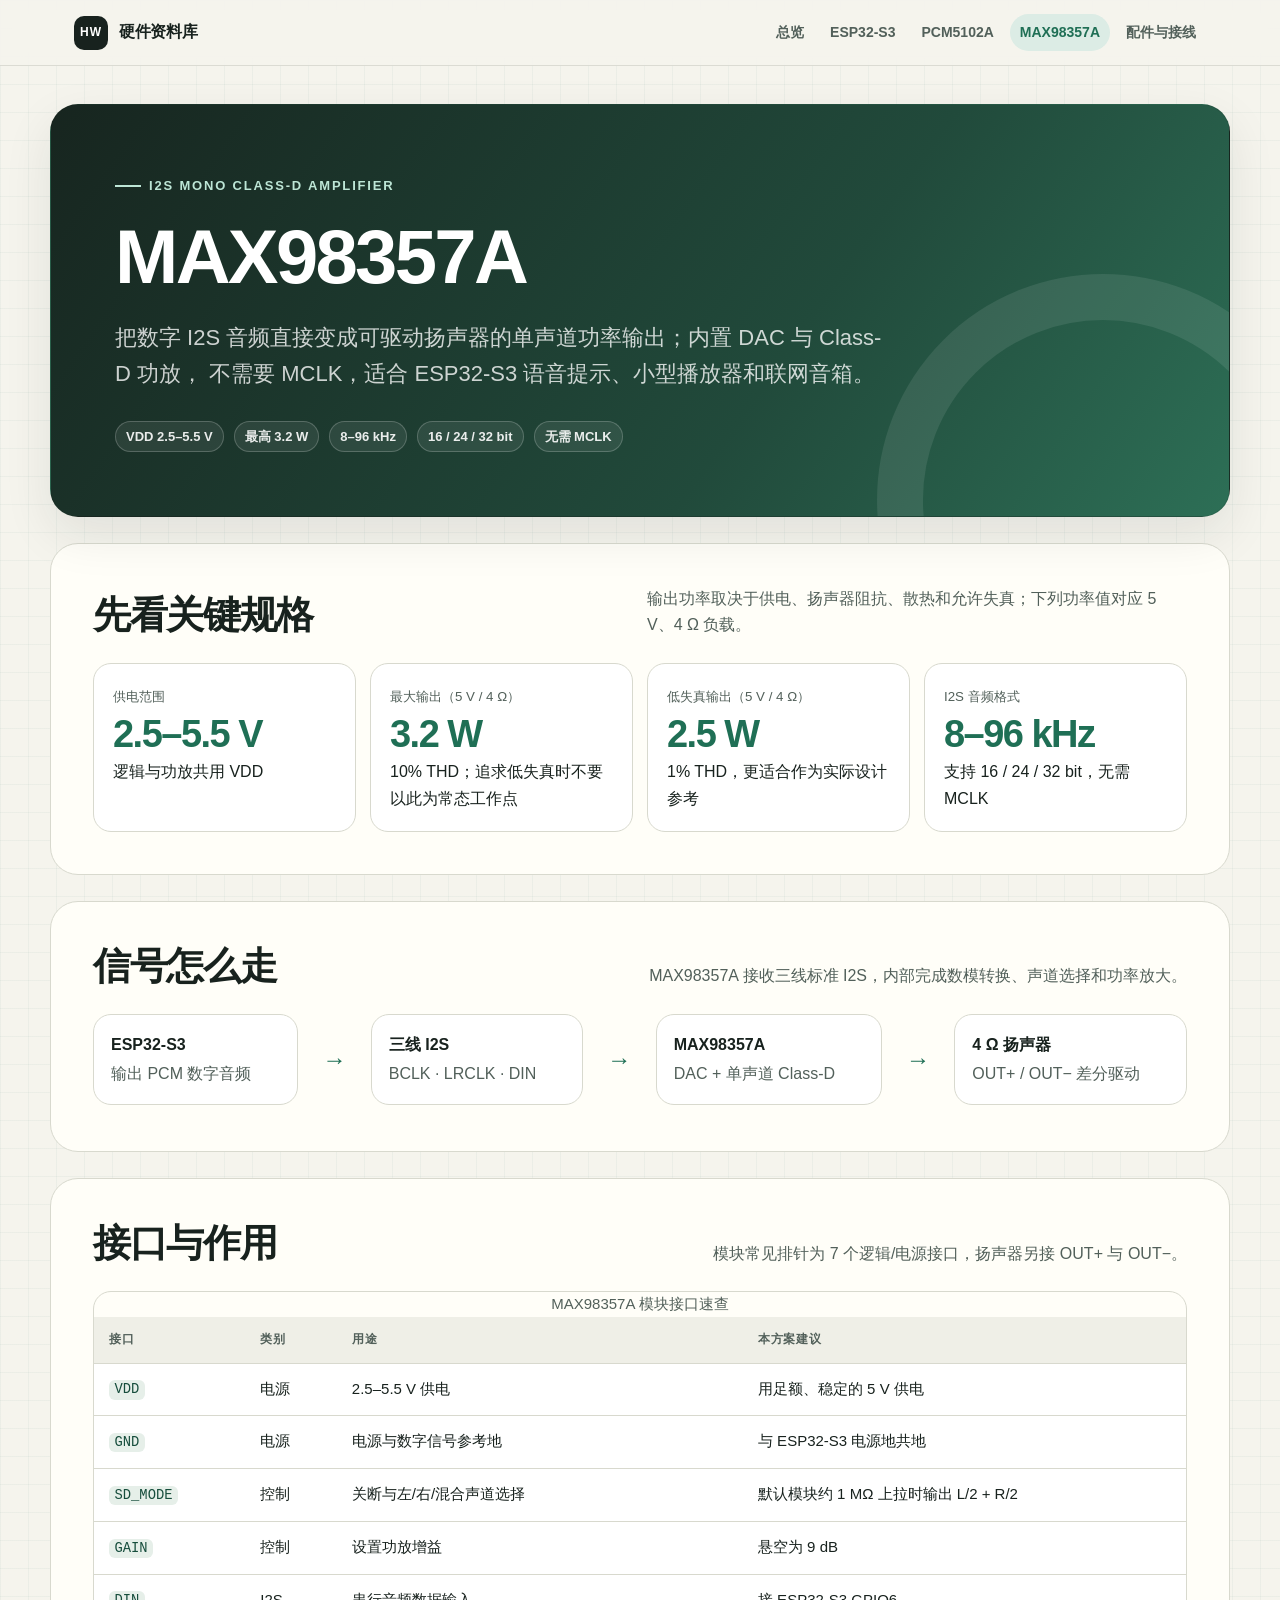
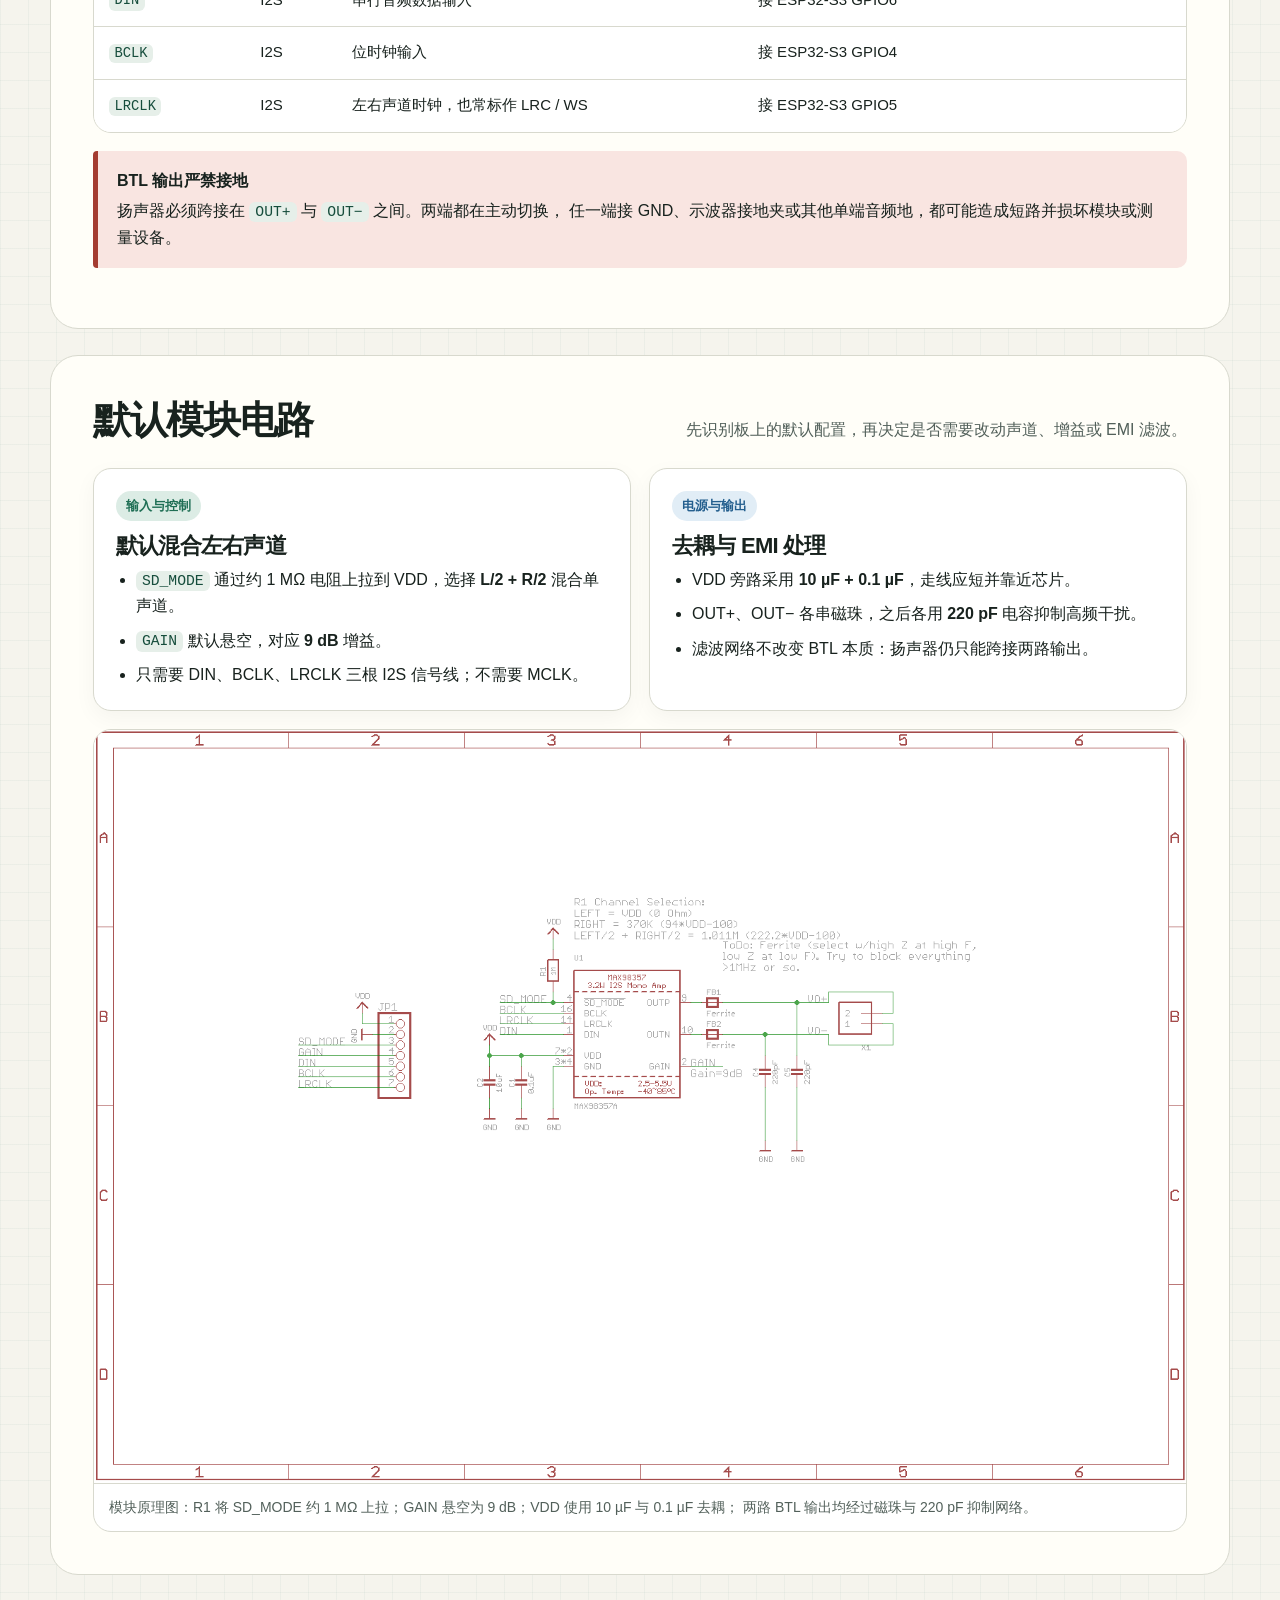
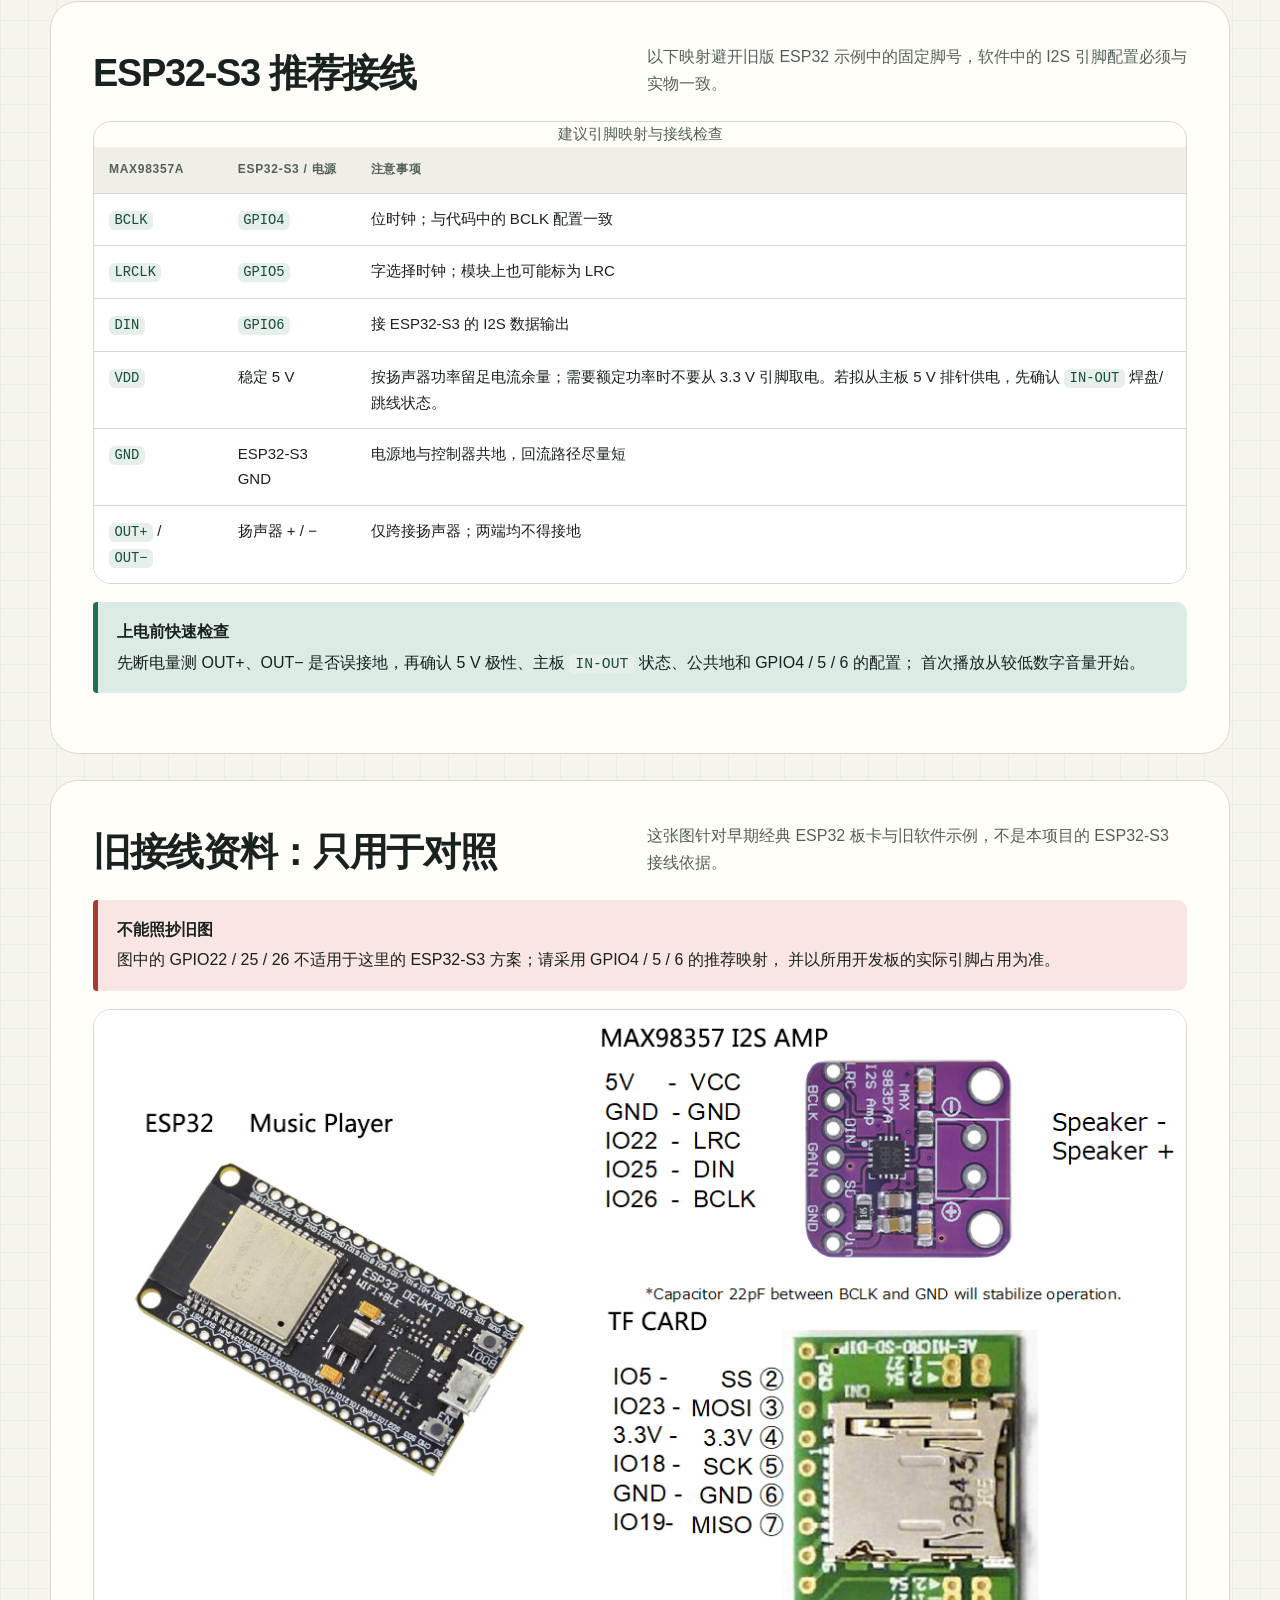
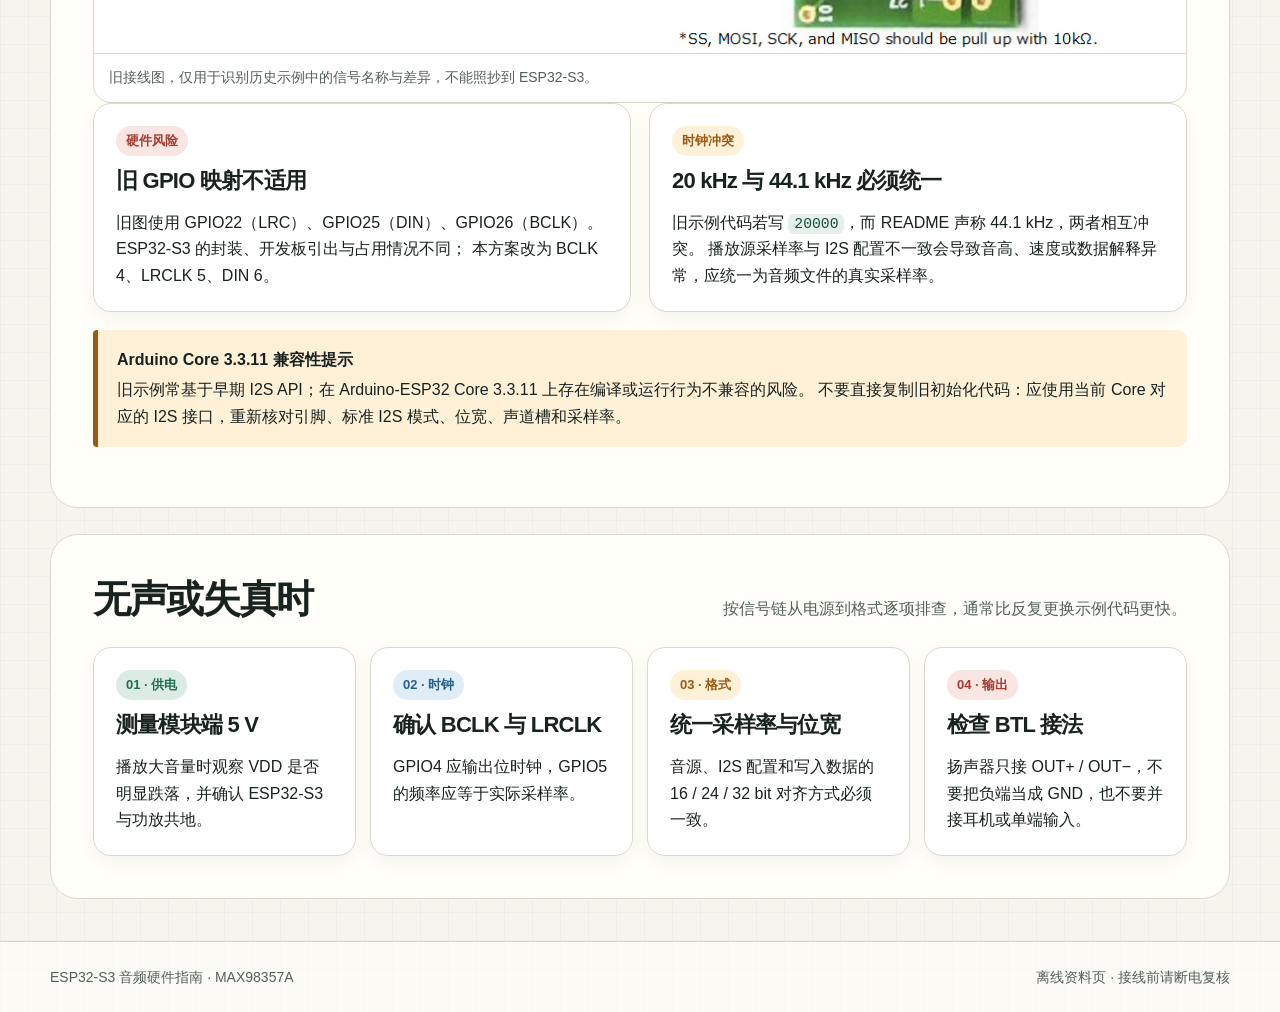
<file: hardware-web/max98357a.html>
<!doctype html>
<html lang="zh-CN">
  <head>
    <meta charset="utf-8">
    <meta name="viewport" content="width=device-width, initial-scale=1">
    <meta
      name="description"
      content="MAX98357A 单声道 I2S Class-D 功放的规格、引脚、默认模块电路与 ESP32-S3 推荐接线。"
    >
    <title>MAX98357A 单声道 I2S 功放｜ESP32-S3 音频硬件指南</title>
    <link rel="icon" href="assets/favicon.svg" type="image/svg+xml">
    <link rel="stylesheet" href="assets/styles.css">
  </head>
  <body>
    <a class="skip-link" href="#main-content">跳到主要内容</a>

    <header class="site-header">
      <nav class="nav-wrap" aria-label="硬件分类">
        <a class="brand" href="index.html"><span class="brand-mark" aria-hidden="true">HW</span>硬件资料库</a>
        <div class="nav-links">
          <a href="index.html">总览</a>
          <a href="esp32-s3.html">ESP32-S3</a>
          <a href="pcm5102a.html">PCM5102A</a>
          <a href="max98357a.html" aria-current="page">MAX98357A</a>
          <a href="accessories.html">配件与接线</a>
        </div>
      </nav>
    </header>

    <main id="main-content">
      <section class="hero" aria-labelledby="page-title">
        <p class="eyebrow">I2S Mono Class-D Amplifier</p>
        <h1 id="page-title">MAX98357A</h1>
        <p class="lede">
          把数字 I2S 音频直接变成可驱动扬声器的单声道功率输出；内置 DAC 与 Class-D 功放，
          不需要 MCLK，适合 ESP32-S3 语音提示、小型播放器和联网音箱。
        </p>
        <div class="hero-meta" aria-label="核心特性">
          <span>VDD 2.5–5.5 V</span>
          <span>最高 3.2 W</span>
          <span>8–96 kHz</span>
          <span>16 / 24 / 32 bit</span>
          <span>无需 MCLK</span>
        </div>
      </section>

      <section class="section" aria-labelledby="spec-title">
        <div class="section-heading">
          <h2 id="spec-title">先看关键规格</h2>
          <p>输出功率取决于供电、扬声器阻抗、散热和允许失真；下列功率值对应 5 V、4 Ω 负载。</p>
        </div>
        <div class="metric-grid">
          <article class="metric">
            <small>供电范围</small>
            <strong>2.5–5.5 V</strong>
            <span>逻辑与功放共用 VDD</span>
          </article>
          <article class="metric">
            <small>最大输出（5 V / 4 Ω）</small>
            <strong>3.2 W</strong>
            <span>10% THD；追求低失真时不要以此为常态工作点</span>
          </article>
          <article class="metric">
            <small>低失真输出（5 V / 4 Ω）</small>
            <strong>2.5 W</strong>
            <span>1% THD，更适合作为实际设计参考</span>
          </article>
          <article class="metric">
            <small>I2S 音频格式</small>
            <strong>8–96 kHz</strong>
            <span>支持 16 / 24 / 32 bit，无需 MCLK</span>
          </article>
        </div>
      </section>

      <section class="section" aria-labelledby="flow-title">
        <div class="section-heading">
          <h2 id="flow-title">信号怎么走</h2>
          <p>MAX98357A 接收三线标准 I2S，内部完成数模转换、声道选择和功率放大。</p>
        </div>
        <div class="signal-flow" aria-label="ESP32-S3 到扬声器的音频信号路径">
          <div class="flow-node">
            <strong>ESP32-S3</strong>
            <span class="muted">输出 PCM 数字音频</span>
          </div>
          <div class="flow-arrow" aria-hidden="true">→</div>
          <div class="flow-node">
            <strong>三线 I2S</strong>
            <span class="muted">BCLK · LRCLK · DIN</span>
          </div>
          <div class="flow-arrow" aria-hidden="true">→</div>
          <div class="flow-node">
            <strong>MAX98357A</strong>
            <span class="muted">DAC + 单声道 Class-D</span>
          </div>
          <div class="flow-arrow" aria-hidden="true">→</div>
          <div class="flow-node">
            <strong>4 Ω 扬声器</strong>
            <span class="muted">OUT+ / OUT− 差分驱动</span>
          </div>
        </div>
      </section>

      <section class="section" aria-labelledby="pins-title">
        <div class="section-heading">
          <h2 id="pins-title">接口与作用</h2>
          <p>模块常见排针为 7 个逻辑/电源接口，扬声器另接 OUT+ 与 OUT−。</p>
        </div>
        <div class="table-wrap">
          <table>
            <caption class="muted">MAX98357A 模块接口速查</caption>
            <thead>
              <tr>
                <th scope="col">接口</th>
                <th scope="col">类别</th>
                <th scope="col">用途</th>
                <th scope="col">本方案建议</th>
              </tr>
            </thead>
            <tbody>
              <tr>
                <td><code>VDD</code></td>
                <td>电源</td>
                <td>2.5–5.5 V 供电</td>
                <td>用足额、稳定的 5 V 供电</td>
              </tr>
              <tr>
                <td><code>GND</code></td>
                <td>电源</td>
                <td>电源与数字信号参考地</td>
                <td>与 ESP32-S3 电源地共地</td>
              </tr>
              <tr>
                <td><code>SD_MODE</code></td>
                <td>控制</td>
                <td>关断与左/右/混合声道选择</td>
                <td>默认模块约 1 MΩ 上拉时输出 L/2 + R/2</td>
              </tr>
              <tr>
                <td><code>GAIN</code></td>
                <td>控制</td>
                <td>设置功放增益</td>
                <td>悬空为 9 dB</td>
              </tr>
              <tr>
                <td><code>DIN</code></td>
                <td>I2S</td>
                <td>串行音频数据输入</td>
                <td>接 ESP32-S3 GPIO6</td>
              </tr>
              <tr>
                <td><code>BCLK</code></td>
                <td>I2S</td>
                <td>位时钟输入</td>
                <td>接 ESP32-S3 GPIO4</td>
              </tr>
              <tr>
                <td><code>LRCLK</code></td>
                <td>I2S</td>
                <td>左右声道时钟，也常标作 LRC / WS</td>
                <td>接 ESP32-S3 GPIO5</td>
              </tr>
            </tbody>
          </table>
        </div>

        <aside class="callout danger" aria-label="BTL 输出安全警告">
          <strong>BTL 输出严禁接地</strong>
          扬声器必须跨接在 <code>OUT+</code> 与 <code>OUT−</code> 之间。两端都在主动切换，
          任一端接 GND、示波器接地夹或其他单端音频地，都可能造成短路并损坏模块或测量设备。
        </aside>
      </section>

      <section class="section" aria-labelledby="circuit-title">
        <div class="section-heading">
          <h2 id="circuit-title">默认模块电路</h2>
          <p>先识别板上的默认配置，再决定是否需要改动声道、增益或 EMI 滤波。</p>
        </div>
        <div class="two-column">
          <article class="card">
            <span class="tag">输入与控制</span>
            <h3>默认混合左右声道</h3>
            <ul class="clean-list">
              <li><code>SD_MODE</code> 通过约 1 MΩ 电阻上拉到 VDD，选择 <strong>L/2 + R/2</strong> 混合单声道。</li>
              <li><code>GAIN</code> 默认悬空，对应 <strong>9 dB</strong> 增益。</li>
              <li>只需要 DIN、BCLK、LRCLK 三根 I2S 信号线；不需要 MCLK。</li>
            </ul>
          </article>
          <article class="card">
            <span class="tag blue">电源与输出</span>
            <h3>去耦与 EMI 处理</h3>
            <ul class="clean-list">
              <li>VDD 旁路采用 <strong>10 µF + 0.1 µF</strong>，走线应短并靠近芯片。</li>
              <li>OUT+、OUT− 各串磁珠，之后各用 <strong>220 pF</strong> 电容抑制高频干扰。</li>
              <li>滤波网络不改变 BTL 本质：扬声器仍只能跨接两路输出。</li>
            </ul>
          </article>
        </div>

        <figure class="media-frame">
          <img
            src="assets/max98357a-schematic.png"
            alt="MAX98357A 模块原理图，显示 SD_MODE 上拉、GAIN 悬空、电源去耦和 BTL 输出滤波"
            width="1545"
            height="1065"
          >
          <figcaption>
            模块原理图：R1 将 SD_MODE 约 1 MΩ 上拉；GAIN 悬空为 9 dB；VDD 使用 10 µF 与 0.1 µF 去耦；
            两路 BTL 输出均经过磁珠与 220 pF 抑制网络。
          </figcaption>
        </figure>
      </section>

      <section class="section" aria-labelledby="wiring-title">
        <div class="section-heading">
          <h2 id="wiring-title">ESP32-S3 推荐接线</h2>
          <p>以下映射避开旧版 ESP32 示例中的固定脚号，软件中的 I2S 引脚配置必须与实物一致。</p>
        </div>
        <div class="table-wrap">
          <table>
            <caption class="muted">建议引脚映射与接线检查</caption>
            <thead>
              <tr>
                <th scope="col">MAX98357A</th>
                <th scope="col">ESP32-S3 / 电源</th>
                <th scope="col">注意事项</th>
              </tr>
            </thead>
            <tbody>
              <tr>
                <td><code>BCLK</code></td>
                <td><code>GPIO4</code></td>
                <td>位时钟；与代码中的 BCLK 配置一致</td>
              </tr>
              <tr>
                <td><code>LRCLK</code></td>
                <td><code>GPIO5</code></td>
                <td>字选择时钟；模块上也可能标为 LRC</td>
              </tr>
              <tr>
                <td><code>DIN</code></td>
                <td><code>GPIO6</code></td>
                <td>接 ESP32-S3 的 I2S 数据输出</td>
              </tr>
              <tr>
                <td><code>VDD</code></td>
                <td>稳定 5 V</td>
                <td>按扬声器功率留足电流余量；需要额定功率时不要从 3.3 V 引脚取电。若拟从主板 5 V 排针供电，先确认 <code>IN-OUT</code> 焊盘/跳线状态。</td>
              </tr>
              <tr>
                <td><code>GND</code></td>
                <td>ESP32-S3 GND</td>
                <td>电源地与控制器共地，回流路径尽量短</td>
              </tr>
              <tr>
                <td><code>OUT+</code> / <code>OUT−</code></td>
                <td>扬声器 + / −</td>
                <td>仅跨接扬声器；两端均不得接地</td>
              </tr>
            </tbody>
          </table>
        </div>
        <div class="callout success">
          <strong>上电前快速检查</strong>
          先断电量测 OUT+、OUT− 是否误接地，再确认 5 V 极性、主板 <code>IN-OUT</code> 状态、公共地和 GPIO4 / 5 / 6 的配置；
          首次播放从较低数字音量开始。
        </div>
      </section>

      <section class="section" aria-labelledby="legacy-title">
        <div class="section-heading">
          <h2 id="legacy-title">旧接线资料：只用于对照</h2>
          <p>这张图针对早期经典 ESP32 板卡与旧软件示例，不是本项目的 ESP32-S3 接线依据。</p>
        </div>

        <aside class="callout danger">
          <strong>不能照抄旧图</strong>
          图中的 GPIO22 / 25 / 26 不适用于这里的 ESP32-S3 方案；请采用 GPIO4 / 5 / 6 的推荐映射，
          并以所用开发板的实际引脚占用为准。
        </aside>

        <figure class="media-frame">
          <img
            src="assets/max98357a-legacy-wiring.jpg"
            alt="旧版 ESP32、MAX98357A 和 TF 卡接线示例，标有 GPIO22、GPIO25 与 GPIO26，仅供历史对照"
            width="1101"
            height="649"
          >
          <figcaption>
            旧接线图，仅用于识别历史示例中的信号名称与差异，不能照抄到 ESP32-S3。
          </figcaption>
        </figure>

        <div class="two-column">
          <article class="card">
            <span class="tag red">硬件风险</span>
            <h3>旧 GPIO 映射不适用</h3>
            <p>
              旧图使用 GPIO22（LRC）、GPIO25（DIN）、GPIO26（BCLK）。ESP32-S3 的封装、开发板引出与占用情况不同；
              本方案改为 BCLK 4、LRCLK 5、DIN 6。
            </p>
          </article>
          <article class="card">
            <span class="tag amber">时钟冲突</span>
            <h3>20 kHz 与 44.1 kHz 必须统一</h3>
            <p>
              旧示例代码若写 <code>20000</code>，而 README 声称 44.1 kHz，两者相互冲突。
              播放源采样率与 I2S 配置不一致会导致音高、速度或数据解释异常，应统一为音频文件的真实采样率。
            </p>
          </article>
        </div>

        <aside class="callout warning">
          <strong>Arduino Core 3.3.11 兼容性提示</strong>
          旧示例常基于早期 I2S API；在 Arduino-ESP32 Core 3.3.11 上存在编译或运行行为不兼容的风险。
          不要直接复制旧初始化代码：应使用当前 Core 对应的 I2S 接口，重新核对引脚、标准 I2S 模式、位宽、声道槽和采样率。
        </aside>
      </section>

      <section class="section" aria-labelledby="check-title">
        <div class="section-heading">
          <h2 id="check-title">无声或失真时</h2>
          <p>按信号链从电源到格式逐项排查，通常比反复更换示例代码更快。</p>
        </div>
        <div class="card-grid">
          <article class="card">
            <span class="tag">01 · 供电</span>
            <h3>测量模块端 5 V</h3>
            <p>播放大音量时观察 VDD 是否明显跌落，并确认 ESP32-S3 与功放共地。</p>
          </article>
          <article class="card">
            <span class="tag blue">02 · 时钟</span>
            <h3>确认 BCLK 与 LRCLK</h3>
            <p>GPIO4 应输出位时钟，GPIO5 的频率应等于实际采样率。</p>
          </article>
          <article class="card">
            <span class="tag amber">03 · 格式</span>
            <h3>统一采样率与位宽</h3>
            <p>音源、I2S 配置和写入数据的 16 / 24 / 32 bit 对齐方式必须一致。</p>
          </article>
          <article class="card">
            <span class="tag red">04 · 输出</span>
            <h3>检查 BTL 接法</h3>
            <p>扬声器只接 OUT+ / OUT−，不要把负端当成 GND，也不要并接耳机或单端输入。</p>
          </article>
        </div>
      </section>
    </main>

    <footer class="page-footer">
      <div class="footer-inner">
        <span>ESP32-S3 音频硬件指南 · MAX98357A</span>
        <span>离线资料页 · 接线前请断电复核</span>
      </div>
    </footer>
  </body>
</html>
</file>
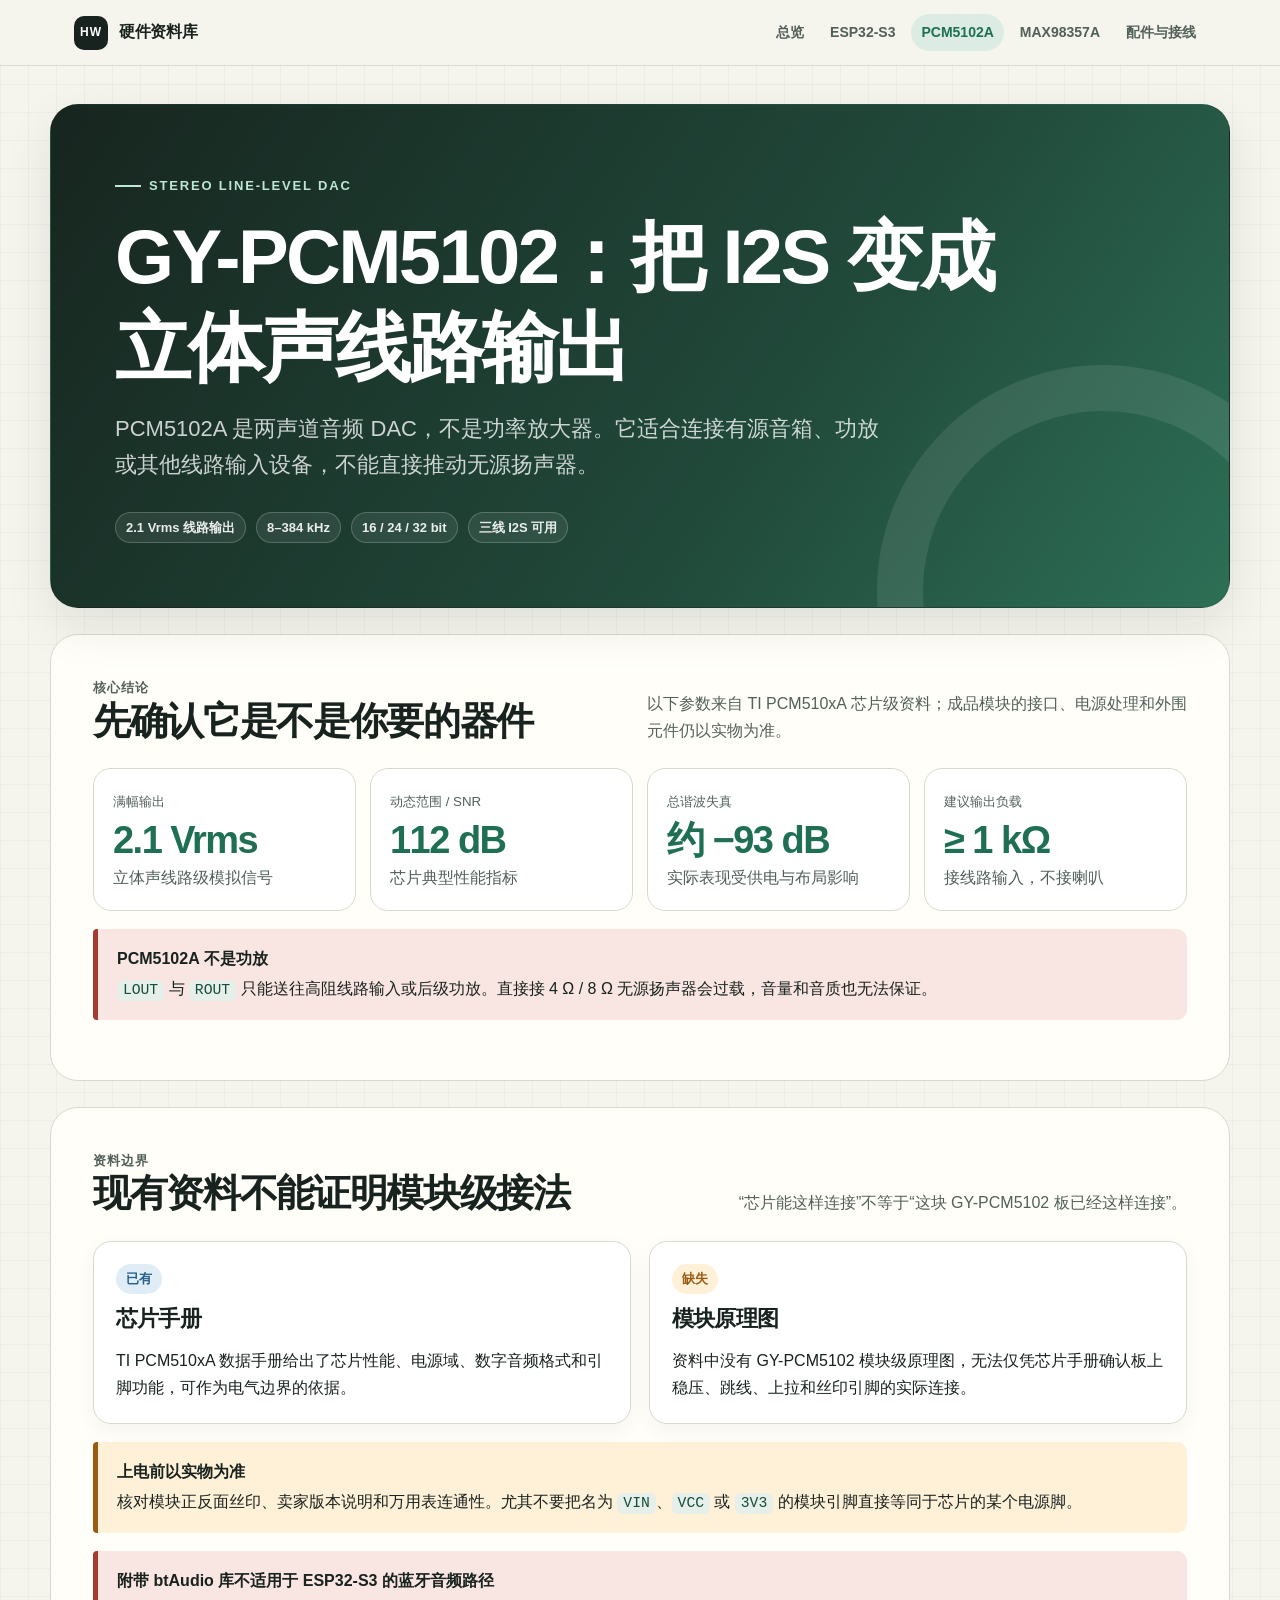
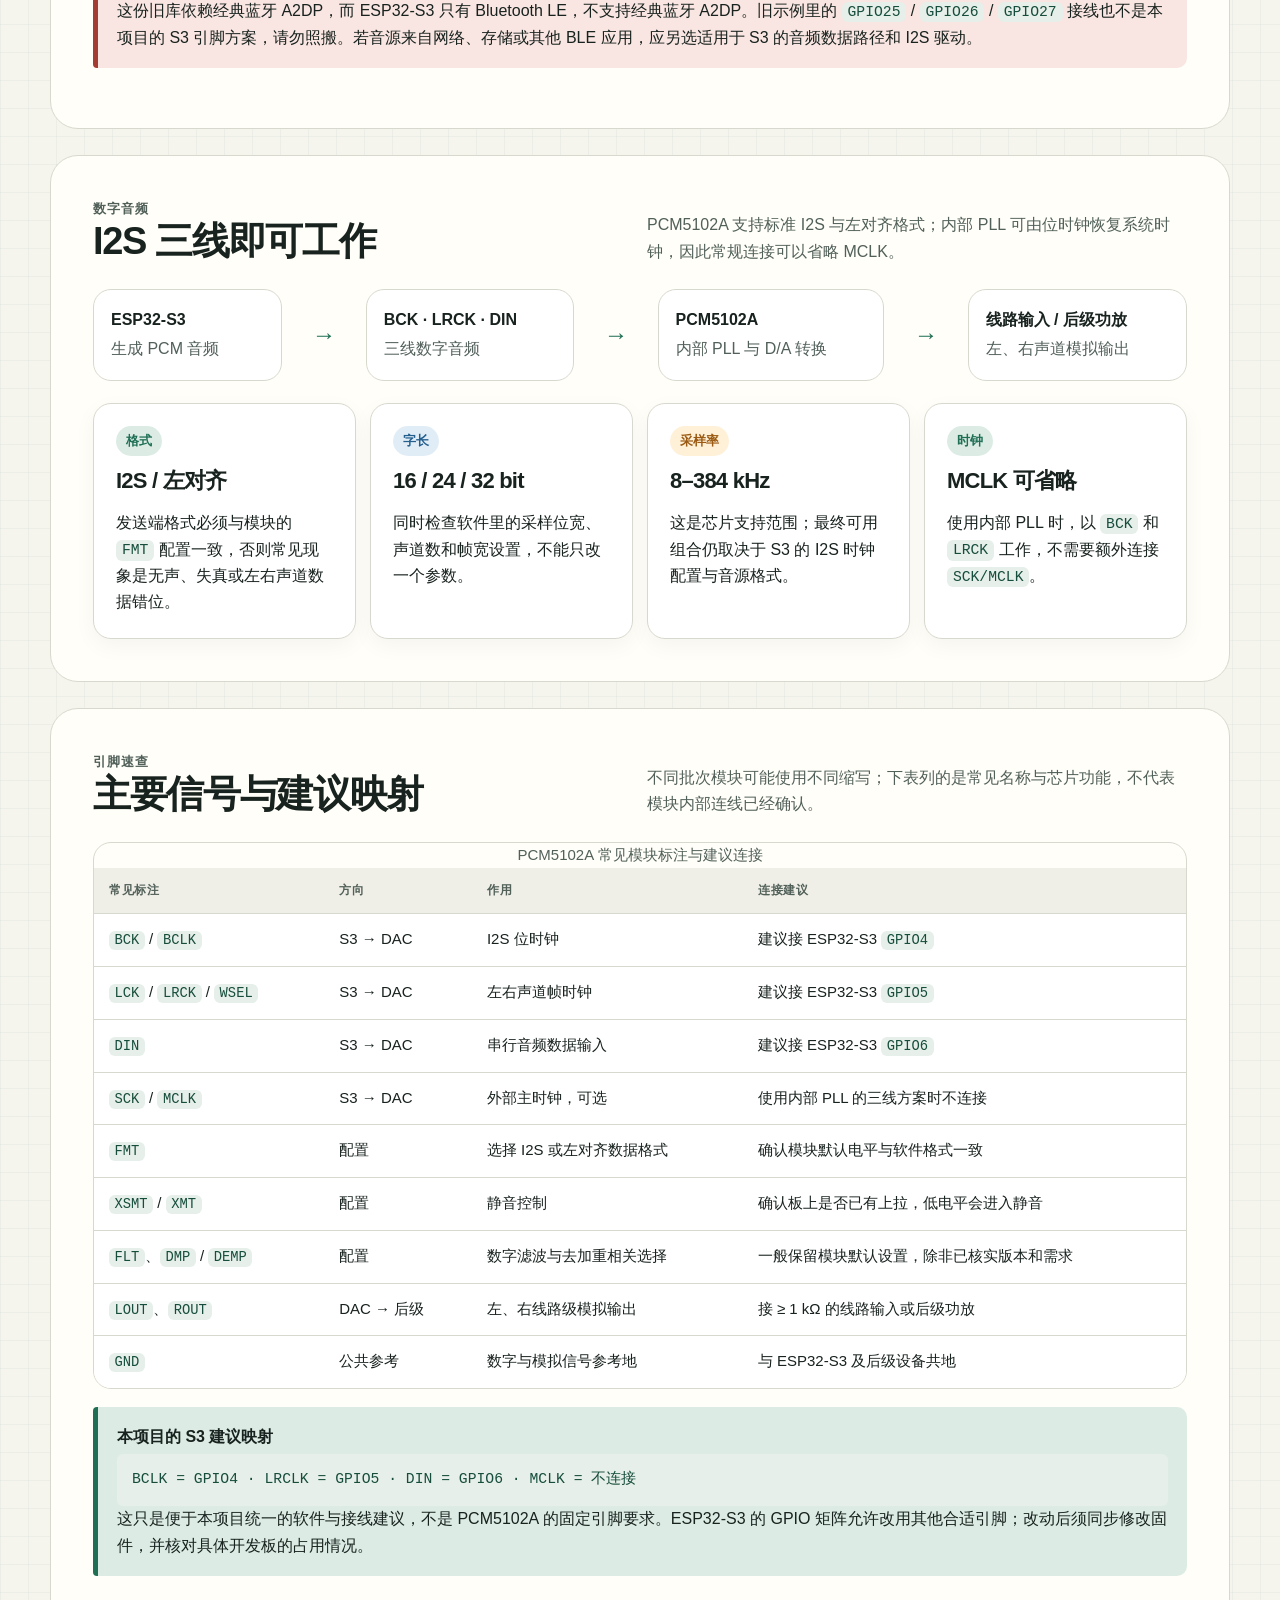
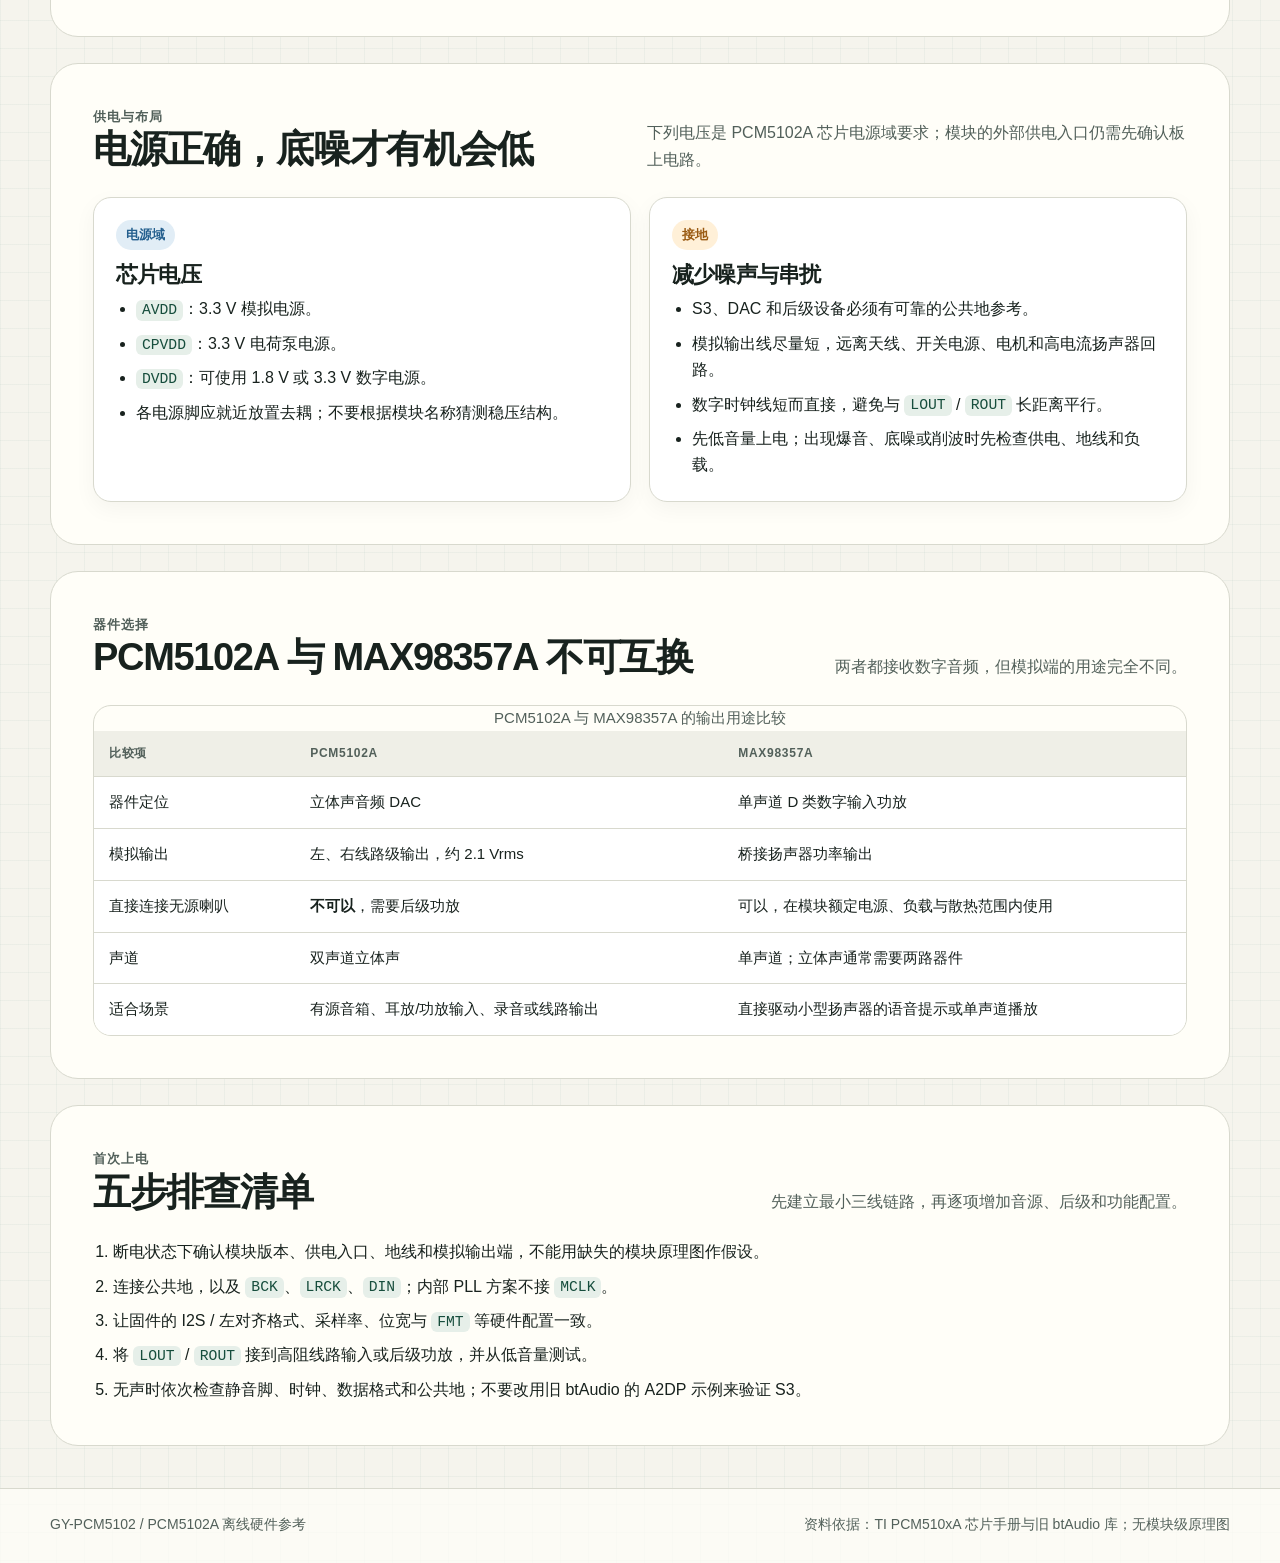
<file: hardware-web/pcm5102a.html>
<!doctype html>
<html lang="zh-CN">
  <head>
    <meta charset="utf-8">
    <meta name="viewport" content="width=device-width, initial-scale=1">
    <meta
      name="description"
      content="GY-PCM5102 与 ESP32-S3 的离线接线参考：PCM5102A 规格、I2S 信号、电源与接地、GPIO 建议及 btAudio 兼容性说明。"
    >
    <title>GY-PCM5102 接线与规格｜ESP32-S3 硬件参考</title>
    <link rel="icon" href="assets/favicon.svg" type="image/svg+xml">
    <link rel="stylesheet" href="assets/styles.css">
  </head>
  <body>
    <a class="skip-link" href="#main-content">跳到主要内容</a>

    <header class="site-header">
      <nav class="nav-wrap" aria-label="硬件分类">
        <a class="brand" href="index.html"><span class="brand-mark" aria-hidden="true">HW</span>硬件资料库</a>
        <div class="nav-links">
          <a href="index.html">总览</a>
          <a href="esp32-s3.html">ESP32-S3</a>
          <a href="pcm5102a.html" aria-current="page">PCM5102A</a>
          <a href="max98357a.html">MAX98357A</a>
          <a href="accessories.html">配件与接线</a>
        </div>
      </nav>
    </header>

    <main id="main-content">
      <section class="hero" aria-labelledby="page-title">
        <p class="eyebrow">Stereo line-level DAC</p>
        <h1 id="page-title">GY-PCM5102：把 I2S 变成立体声线路输出</h1>
        <p class="lede">
          PCM5102A 是两声道音频 DAC，不是功率放大器。它适合连接有源音箱、功放或其他线路输入设备，不能直接推动无源扬声器。
        </p>
        <div class="hero-meta" aria-label="关键特性">
          <span>2.1 Vrms 线路输出</span>
          <span>8–384 kHz</span>
          <span>16 / 24 / 32 bit</span>
          <span>三线 I2S 可用</span>
        </div>
      </section>

      <section class="section" aria-labelledby="quick-facts">
        <div class="section-heading">
          <div>
            <p class="kicker">核心结论</p>
            <h2 id="quick-facts">先确认它是不是你要的器件</h2>
          </div>
          <p>以下参数来自 TI PCM510xA 芯片级资料；成品模块的接口、电源处理和外围元件仍以实物为准。</p>
        </div>

        <div class="metric-grid">
          <article class="metric">
            <small>满幅输出</small>
            <strong>2.1 Vrms</strong>
            <span class="muted">立体声线路级模拟信号</span>
          </article>
          <article class="metric">
            <small>动态范围 / SNR</small>
            <strong>112 dB</strong>
            <span class="muted">芯片典型性能指标</span>
          </article>
          <article class="metric">
            <small>总谐波失真</small>
            <strong>约 −93 dB</strong>
            <span class="muted">实际表现受供电与布局影响</span>
          </article>
          <article class="metric">
            <small>建议输出负载</small>
            <strong>≥ 1 kΩ</strong>
            <span class="muted">接线路输入，不接喇叭</span>
          </article>
        </div>

        <aside class="callout danger" aria-label="重要警告">
          <strong>PCM5102A 不是功放</strong>
          <span>
            <code>LOUT</code> 与 <code>ROUT</code> 只能送往高阻线路输入或后级功放。直接接 4 Ω / 8 Ω 无源扬声器会过载，音量和音质也无法保证。
          </span>
        </aside>
      </section>

      <section class="section" aria-labelledby="source-boundary">
        <div class="section-heading">
          <div>
            <p class="kicker">资料边界</p>
            <h2 id="source-boundary">现有资料不能证明模块级接法</h2>
          </div>
          <p>“芯片能这样连接”不等于“这块 GY-PCM5102 板已经这样连接”。</p>
        </div>

        <div class="two-column">
          <article class="card">
            <span class="tag blue">已有</span>
            <h3>芯片手册</h3>
            <p>TI PCM510xA 数据手册给出了芯片性能、电源域、数字音频格式和引脚功能，可作为电气边界的依据。</p>
          </article>
          <article class="card">
            <span class="tag amber">缺失</span>
            <h3>模块原理图</h3>
            <p>资料中没有 GY-PCM5102 模块级原理图，无法仅凭芯片手册确认板上稳压、跳线、上拉和丝印引脚的实际连接。</p>
          </article>
        </div>

        <aside class="callout warning">
          <strong>上电前以实物为准</strong>
          <span>
            核对模块正反面丝印、卖家版本说明和万用表连通性。尤其不要把名为 <code>VIN</code>、<code>VCC</code> 或 <code>3V3</code> 的模块引脚直接等同于芯片的某个电源脚。
          </span>
        </aside>

        <aside class="callout danger">
          <strong>附带 btAudio 库不适用于 ESP32-S3 的蓝牙音频路径</strong>
          <span>
            这份旧库依赖经典蓝牙 A2DP，而 ESP32-S3 只有 Bluetooth LE，不支持经典蓝牙 A2DP。旧示例里的 <code>GPIO25</code> / <code>GPIO26</code> / <code>GPIO27</code> 接线也不是本项目的 S3 引脚方案，请勿照搬。若音源来自网络、存储或其他 BLE 应用，应另选适用于 S3 的音频数据路径和 I2S 驱动。
          </span>
        </aside>
      </section>

      <section class="section" aria-labelledby="audio-format">
        <div class="section-heading">
          <div>
            <p class="kicker">数字音频</p>
            <h2 id="audio-format">I2S 三线即可工作</h2>
          </div>
          <p>PCM5102A 支持标准 I2S 与左对齐格式；内部 PLL 可由位时钟恢复系统时钟，因此常规连接可以省略 MCLK。</p>
        </div>

        <div class="signal-flow" aria-label="音频信号流">
          <div class="flow-node">
            <strong>ESP32-S3</strong>
            <span class="muted">生成 PCM 音频</span>
          </div>
          <div class="flow-arrow" aria-hidden="true">→</div>
          <div class="flow-node">
            <strong>BCK · LRCK · DIN</strong>
            <span class="muted">三线数字音频</span>
          </div>
          <div class="flow-arrow" aria-hidden="true">→</div>
          <div class="flow-node">
            <strong>PCM5102A</strong>
            <span class="muted">内部 PLL 与 D/A 转换</span>
          </div>
          <div class="flow-arrow" aria-hidden="true">→</div>
          <div class="flow-node">
            <strong>线路输入 / 后级功放</strong>
            <span class="muted">左、右声道模拟输出</span>
          </div>
        </div>

        <div class="card-grid" style="margin-top: 18px;">
          <article class="card">
            <span class="tag">格式</span>
            <h3>I2S / 左对齐</h3>
            <p>发送端格式必须与模块的 <code>FMT</code> 配置一致，否则常见现象是无声、失真或左右声道数据错位。</p>
          </article>
          <article class="card">
            <span class="tag blue">字长</span>
            <h3>16 / 24 / 32 bit</h3>
            <p>同时检查软件里的采样位宽、声道数和帧宽设置，不能只改一个参数。</p>
          </article>
          <article class="card">
            <span class="tag amber">采样率</span>
            <h3>8–384 kHz</h3>
            <p>这是芯片支持范围；最终可用组合仍取决于 S3 的 I2S 时钟配置与音源格式。</p>
          </article>
          <article class="card">
            <span class="tag">时钟</span>
            <h3>MCLK 可省略</h3>
            <p>使用内部 PLL 时，以 <code>BCK</code> 和 <code>LRCK</code> 工作，不需要额外连接 <code>SCK/MCLK</code>。</p>
          </article>
        </div>
      </section>

      <section class="section" aria-labelledby="signals">
        <div class="section-heading">
          <div>
            <p class="kicker">引脚速查</p>
            <h2 id="signals">主要信号与建议映射</h2>
          </div>
          <p>不同批次模块可能使用不同缩写；下表列的是常见名称与芯片功能，不代表模块内部连线已经确认。</p>
        </div>

        <div class="table-wrap">
          <table>
            <caption class="muted">PCM5102A 常见模块标注与建议连接</caption>
            <thead>
              <tr>
                <th scope="col">常见标注</th>
                <th scope="col">方向</th>
                <th scope="col">作用</th>
                <th scope="col">连接建议</th>
              </tr>
            </thead>
            <tbody>
              <tr>
                <td><code>BCK</code> / <code>BCLK</code></td>
                <td>S3 → DAC</td>
                <td>I2S 位时钟</td>
                <td>建议接 ESP32-S3 <code>GPIO4</code></td>
              </tr>
              <tr>
                <td><code>LCK</code> / <code>LRCK</code> / <code>WSEL</code></td>
                <td>S3 → DAC</td>
                <td>左右声道帧时钟</td>
                <td>建议接 ESP32-S3 <code>GPIO5</code></td>
              </tr>
              <tr>
                <td><code>DIN</code></td>
                <td>S3 → DAC</td>
                <td>串行音频数据输入</td>
                <td>建议接 ESP32-S3 <code>GPIO6</code></td>
              </tr>
              <tr>
                <td><code>SCK</code> / <code>MCLK</code></td>
                <td>S3 → DAC</td>
                <td>外部主时钟，可选</td>
                <td>使用内部 PLL 的三线方案时不连接</td>
              </tr>
              <tr>
                <td><code>FMT</code></td>
                <td>配置</td>
                <td>选择 I2S 或左对齐数据格式</td>
                <td>确认模块默认电平与软件格式一致</td>
              </tr>
              <tr>
                <td><code>XSMT</code> / <code>XMT</code></td>
                <td>配置</td>
                <td>静音控制</td>
                <td>确认板上是否已有上拉，低电平会进入静音</td>
              </tr>
              <tr>
                <td><code>FLT</code>、<code>DMP</code> / <code>DEMP</code></td>
                <td>配置</td>
                <td>数字滤波与去加重相关选择</td>
                <td>一般保留模块默认设置，除非已核实版本和需求</td>
              </tr>
              <tr>
                <td><code>LOUT</code>、<code>ROUT</code></td>
                <td>DAC → 后级</td>
                <td>左、右线路级模拟输出</td>
                <td>接 ≥ 1 kΩ 的线路输入或后级功放</td>
              </tr>
              <tr>
                <td><code>GND</code></td>
                <td>公共参考</td>
                <td>数字与模拟信号参考地</td>
                <td>与 ESP32-S3 及后级设备共地</td>
              </tr>
            </tbody>
          </table>
        </div>

        <aside class="callout success">
          <strong>本项目的 S3 建议映射</strong>
          <span class="pin-run">BCLK = GPIO4 · LRCLK = GPIO5 · DIN = GPIO6 · MCLK = 不连接</span>
          <span>
            这只是便于本项目统一的软件与接线建议，不是 PCM5102A 的固定引脚要求。ESP32-S3 的 GPIO 矩阵允许改用其他合适引脚；改动后须同步修改固件，并核对具体开发板的占用情况。
          </span>
        </aside>
      </section>

      <section class="section" aria-labelledby="power">
        <div class="section-heading">
          <div>
            <p class="kicker">供电与布局</p>
            <h2 id="power">电源正确，底噪才有机会低</h2>
          </div>
          <p>下列电压是 PCM5102A 芯片电源域要求；模块的外部供电入口仍需先确认板上电路。</p>
        </div>

        <div class="two-column">
          <article class="card">
            <span class="tag blue">电源域</span>
            <h3>芯片电压</h3>
            <ul class="clean-list">
              <li><code>AVDD</code>：3.3 V 模拟电源。</li>
              <li><code>CPVDD</code>：3.3 V 电荷泵电源。</li>
              <li><code>DVDD</code>：可使用 1.8 V 或 3.3 V 数字电源。</li>
              <li>各电源脚应就近放置去耦；不要根据模块名称猜测稳压结构。</li>
            </ul>
          </article>
          <article class="card">
            <span class="tag amber">接地</span>
            <h3>减少噪声与串扰</h3>
            <ul class="clean-list">
              <li>S3、DAC 和后级设备必须有可靠的公共地参考。</li>
              <li>模拟输出线尽量短，远离天线、开关电源、电机和高电流扬声器回路。</li>
              <li>数字时钟线短而直接，避免与 <code>LOUT</code> / <code>ROUT</code> 长距离平行。</li>
              <li>先低音量上电；出现爆音、底噪或削波时先检查供电、地线和负载。</li>
            </ul>
          </article>
        </div>
      </section>

      <section class="section" aria-labelledby="comparison">
        <div class="section-heading">
          <div>
            <p class="kicker">器件选择</p>
            <h2 id="comparison">PCM5102A 与 MAX98357A 不可互换</h2>
          </div>
          <p>两者都接收数字音频，但模拟端的用途完全不同。</p>
        </div>

        <div class="table-wrap">
          <table>
            <caption class="muted">PCM5102A 与 MAX98357A 的输出用途比较</caption>
            <thead>
              <tr>
                <th scope="col">比较项</th>
                <th scope="col">PCM5102A</th>
                <th scope="col">MAX98357A</th>
              </tr>
            </thead>
            <tbody>
              <tr>
                <td>器件定位</td>
                <td>立体声音频 DAC</td>
                <td>单声道 D 类数字输入功放</td>
              </tr>
              <tr>
                <td>模拟输出</td>
                <td>左、右线路级输出，约 2.1 Vrms</td>
                <td>桥接扬声器功率输出</td>
              </tr>
              <tr>
                <td>直接连接无源喇叭</td>
                <td><strong>不可以</strong>，需要后级功放</td>
                <td>可以，在模块额定电源、负载与散热范围内使用</td>
              </tr>
              <tr>
                <td>声道</td>
                <td>双声道立体声</td>
                <td>单声道；立体声通常需要两路器件</td>
              </tr>
              <tr>
                <td>适合场景</td>
                <td>有源音箱、耳放/功放输入、录音或线路输出</td>
                <td>直接驱动小型扬声器的语音提示或单声道播放</td>
              </tr>
            </tbody>
          </table>
        </div>
      </section>

      <section class="section" aria-labelledby="bring-up">
        <div class="section-heading">
          <div>
            <p class="kicker">首次上电</p>
            <h2 id="bring-up">五步排查清单</h2>
          </div>
          <p>先建立最小三线链路，再逐项增加音源、后级和功能配置。</p>
        </div>

        <ol class="clean-list">
          <li>断电状态下确认模块版本、供电入口、地线和模拟输出端，不能用缺失的模块原理图作假设。</li>
          <li>连接公共地，以及 <code>BCK</code>、<code>LRCK</code>、<code>DIN</code>；内部 PLL 方案不接 <code>MCLK</code>。</li>
          <li>让固件的 I2S / 左对齐格式、采样率、位宽与 <code>FMT</code> 等硬件配置一致。</li>
          <li>将 <code>LOUT</code> / <code>ROUT</code> 接到高阻线路输入或后级功放，并从低音量测试。</li>
          <li>无声时依次检查静音脚、时钟、数据格式和公共地；不要改用旧 btAudio 的 A2DP 示例来验证 S3。</li>
        </ol>
      </section>
    </main>

    <footer class="page-footer">
      <div class="footer-inner">
        <span>GY-PCM5102 / PCM5102A 离线硬件参考</span>
        <span>资料依据：TI PCM510xA 芯片手册与旧 btAudio 库；无模块级原理图</span>
      </div>
    </footer>
  </body>
</html>
</file>
<file: hardware-web/assets/styles.css>
:root {
  color-scheme: light;
  --ink: #18221e;
  --ink-soft: #52605a;
  --paper: #f5f4ed;
  --surface: #fffef8;
  --line: #d8d9ce;
  --green: #1f6f55;
  --green-soft: #dcece5;
  --blue: #245f8e;
  --blue-soft: #e1edf6;
  --amber: #9a5a12;
  --amber-soft: #fff0d8;
  --red: #a43c31;
  --red-soft: #f9e5e1;
  --shadow: 0 18px 50px rgba(24, 34, 30, 0.09);
  --radius-lg: 28px;
  --radius-md: 18px;
  --radius-sm: 10px;
  font-family: -apple-system, BlinkMacSystemFont, "Segoe UI", "PingFang SC",
    "Hiragino Sans GB", "Microsoft YaHei", sans-serif;
}

* {
  box-sizing: border-box;
}

html {
  scroll-behavior: smooth;
}

body {
  margin: 0;
  color: var(--ink);
  background:
    linear-gradient(rgba(31, 111, 85, 0.045) 1px, transparent 1px),
    linear-gradient(90deg, rgba(31, 111, 85, 0.045) 1px, transparent 1px),
    var(--paper);
  background-size: 28px 28px;
  line-height: 1.65;
}

a {
  color: var(--blue);
  text-decoration-thickness: 1px;
  text-underline-offset: 0.2em;
}

a:hover {
  color: var(--green);
}

.skip-link {
  position: fixed;
  left: 16px;
  top: -80px;
  z-index: 20;
  padding: 10px 14px;
  border-radius: 8px;
  color: white;
  background: var(--ink);
}

.skip-link:focus {
  top: 16px;
}

.site-header {
  position: sticky;
  top: 0;
  z-index: 10;
  border-bottom: 1px solid rgba(24, 34, 30, 0.12);
  background: rgba(245, 244, 237, 0.93);
  backdrop-filter: blur(14px);
}

.nav-wrap {
  max-width: 1180px;
  margin: 0 auto;
  padding: 14px 24px;
  display: flex;
  align-items: center;
  justify-content: space-between;
  gap: 24px;
}

.brand {
  display: inline-flex;
  align-items: center;
  gap: 11px;
  color: var(--ink);
  font-weight: 800;
  text-decoration: none;
  letter-spacing: -0.02em;
  white-space: nowrap;
}

.brand-mark {
  width: 34px;
  height: 34px;
  display: grid;
  place-items: center;
  border-radius: 10px;
  color: white;
  background: var(--ink);
  font-size: 12px;
  letter-spacing: 0.08em;
}

.nav-links {
  display: flex;
  flex-wrap: wrap;
  justify-content: flex-end;
  gap: 6px;
}

.nav-links a {
  padding: 7px 10px;
  border-radius: 999px;
  color: var(--ink-soft);
  font-size: 14px;
  font-weight: 650;
  text-decoration: none;
}

.nav-links a:hover,
.nav-links a[aria-current="page"] {
  color: var(--green);
  background: var(--green-soft);
}

main,
.footer-inner {
  width: min(1180px, calc(100% - 40px));
  margin-inline: auto;
}

.hero {
  position: relative;
  overflow: hidden;
  margin: 38px 0 26px;
  padding: clamp(30px, 5vw, 66px);
  border: 1px solid rgba(24, 34, 30, 0.12);
  border-radius: var(--radius-lg);
  color: white;
  background: linear-gradient(125deg, #17251f 0%, #214a3b 62%, #2d6f56 100%);
  box-shadow: var(--shadow);
}

.hero::after {
  content: "";
  position: absolute;
  width: 360px;
  height: 360px;
  right: -100px;
  bottom: -210px;
  border: 46px solid rgba(255, 255, 255, 0.09);
  border-radius: 50%;
}

.hero > * {
  position: relative;
  z-index: 1;
}

.eyebrow {
  display: inline-flex;
  align-items: center;
  gap: 8px;
  margin: 0 0 14px;
  color: #bde6d6;
  font-size: 13px;
  font-weight: 800;
  letter-spacing: 0.14em;
  text-transform: uppercase;
}

.eyebrow::before {
  content: "";
  width: 26px;
  height: 2px;
  background: currentColor;
}

h1,
h2,
h3 {
  line-height: 1.2;
  letter-spacing: -0.035em;
}

h1 {
  max-width: 880px;
  margin: 0;
  font-size: clamp(38px, 7vw, 76px);
}

.hero .lede {
  max-width: 780px;
  margin: 18px 0 0;
  color: rgba(255, 255, 255, 0.78);
  font-size: clamp(17px, 2vw, 22px);
}

.hero-meta {
  margin-top: 28px;
  display: flex;
  flex-wrap: wrap;
  gap: 10px;
}

.hero-meta span,
.tag {
  display: inline-flex;
  align-items: center;
  min-height: 30px;
  padding: 4px 10px;
  border-radius: 999px;
  font-size: 13px;
  font-weight: 750;
}

.hero-meta span {
  color: rgba(255, 255, 255, 0.9);
  border: 1px solid rgba(255, 255, 255, 0.2);
  background: rgba(255, 255, 255, 0.08);
}

.section {
  margin: 26px 0;
  padding: clamp(24px, 4vw, 42px);
  border: 1px solid var(--line);
  border-radius: var(--radius-lg);
  background: var(--surface);
}

.section-heading {
  display: flex;
  align-items: end;
  justify-content: space-between;
  gap: 20px;
  margin-bottom: 24px;
}

.section-heading h2 {
  margin: 0;
  font-size: clamp(25px, 3vw, 38px);
}

.section-heading p {
  max-width: 540px;
  margin: 0;
  color: var(--ink-soft);
}

.metric-grid,
.card-grid {
  display: grid;
  grid-template-columns: repeat(4, minmax(0, 1fr));
  gap: 14px;
}

.metric,
.card {
  border: 1px solid var(--line);
  border-radius: var(--radius-md);
  background: #fff;
}

.metric {
  min-height: 138px;
  padding: 19px;
}

.metric strong {
  display: block;
  margin: 6px 0;
  color: var(--green);
  font-size: clamp(25px, 3vw, 38px);
  line-height: 1;
  letter-spacing: -0.04em;
}

.metric small,
.muted {
  color: var(--ink-soft);
}

.card {
  position: relative;
  padding: 22px;
  box-shadow: 0 7px 22px rgba(24, 34, 30, 0.045);
}

a.card {
  color: inherit;
  text-decoration: none;
  transition: transform 160ms ease, box-shadow 160ms ease, border-color 160ms ease;
}

a.card:hover {
  transform: translateY(-3px);
  border-color: rgba(31, 111, 85, 0.5);
  box-shadow: 0 14px 34px rgba(24, 34, 30, 0.1);
}

.card h3 {
  margin: 12px 0 8px;
  font-size: 22px;
}

.card p:last-child {
  margin-bottom: 0;
}

.tag {
  width: fit-content;
  color: var(--green);
  background: var(--green-soft);
}

.tag.blue {
  color: var(--blue);
  background: var(--blue-soft);
}

.tag.amber {
  color: var(--amber);
  background: var(--amber-soft);
}

.tag.red {
  color: var(--red);
  background: var(--red-soft);
}

.two-column {
  display: grid;
  grid-template-columns: repeat(2, minmax(0, 1fr));
  gap: 18px;
}

.table-wrap {
  overflow-x: auto;
  border: 1px solid var(--line);
  border-radius: var(--radius-md);
}

table {
  width: 100%;
  border-collapse: collapse;
  background: white;
  font-size: 15px;
}

th,
td {
  padding: 13px 15px;
  border-bottom: 1px solid var(--line);
  text-align: left;
  vertical-align: top;
}

tr:last-child td {
  border-bottom: 0;
}

th {
  color: var(--ink-soft);
  background: #efefe7;
  font-size: 12px;
  letter-spacing: 0.06em;
  text-transform: uppercase;
}

code,
.pin-run {
  padding: 0.15em 0.4em;
  border-radius: 6px;
  color: #164d3c;
  background: #e6efe9;
  font-family: ui-monospace, SFMono-Regular, Menlo, Consolas, monospace;
  font-size: 0.92em;
}

.pin-run {
  display: block;
  padding: 13px 15px;
  overflow-x: auto;
  line-height: 1.75;
  white-space: nowrap;
}

.callout {
  margin: 18px 0;
  padding: 17px 19px;
  border-left: 5px solid var(--blue);
  border-radius: 4px var(--radius-sm) var(--radius-sm) 4px;
  background: var(--blue-soft);
}

.callout.warning {
  border-color: var(--amber);
  background: var(--amber-soft);
}

.callout.danger {
  border-color: var(--red);
  background: var(--red-soft);
}

.callout.success {
  border-color: var(--green);
  background: var(--green-soft);
}

.callout strong {
  display: block;
  margin-bottom: 4px;
}

.clean-list {
  margin: 0;
  padding-left: 1.25rem;
}

.clean-list li + li {
  margin-top: 8px;
}

.signal-flow {
  display: grid;
  grid-template-columns: repeat(7, auto);
  align-items: stretch;
  gap: 10px;
  overflow-x: auto;
  padding-bottom: 4px;
}

.flow-node {
  min-width: 150px;
  padding: 17px;
  border: 1px solid var(--line);
  border-radius: var(--radius-md);
  background: white;
}

.flow-node strong {
  display: block;
  margin-bottom: 3px;
}

.flow-arrow {
  display: grid;
  place-items: center;
  color: var(--green);
  font-size: 24px;
  font-weight: 800;
}

.media-frame {
  overflow: hidden;
  margin: 18px 0 0;
  border: 1px solid var(--line);
  border-radius: var(--radius-md);
  background: white;
}

.media-frame img {
  display: block;
  width: 100%;
  height: auto;
}

.media-frame figcaption {
  padding: 12px 15px;
  border-top: 1px solid var(--line);
  color: var(--ink-soft);
  font-size: 14px;
}

.source-list {
  display: grid;
  gap: 9px;
  margin: 0;
  padding: 0;
  list-style: none;
}

.source-list li {
  padding: 11px 13px;
  border: 1px solid var(--line);
  border-radius: var(--radius-sm);
  background: #fafaf5;
  overflow-wrap: anywhere;
}

.kicker {
  margin: 0 0 6px;
  color: var(--green);
  font-size: 13px;
  font-weight: 800;
  letter-spacing: 0.08em;
  text-transform: uppercase;
}

.page-footer {
  margin-top: 42px;
  border-top: 1px solid var(--line);
  color: var(--ink-soft);
  background: rgba(255, 254, 248, 0.72);
}

.footer-inner {
  padding: 24px 0 36px;
  display: flex;
  justify-content: space-between;
  gap: 18px;
  font-size: 14px;
}

@media (max-width: 900px) {
  .metric-grid,
  .card-grid {
    grid-template-columns: repeat(2, minmax(0, 1fr));
  }

  .two-column {
    grid-template-columns: 1fr;
  }

  .section-heading {
    display: block;
  }

  .section-heading p {
    margin-top: 8px;
  }
}

@media (max-width: 640px) {
  .nav-wrap {
    flex-direction: column;
    align-items: flex-start;
    gap: 8px;
    padding-inline: 16px;
  }

  .nav-links {
    max-width: none;
    justify-content: flex-start;
  }

  main,
  .footer-inner {
    width: min(100% - 24px, 1180px);
  }

  .hero {
    margin-top: 18px;
    border-radius: 20px;
  }

  .section {
    padding: 20px;
    border-radius: 20px;
  }

  .metric-grid,
  .card-grid {
    grid-template-columns: 1fr;
  }

  .footer-inner {
    display: block;
  }
}

@media (prefers-reduced-motion: reduce) {
  html {
    scroll-behavior: auto;
  }

  *,
  *::before,
  *::after {
    animation-duration: 0.01ms !important;
    animation-iteration-count: 1 !important;
    scroll-behavior: auto !important;
    transition-duration: 0.01ms !important;
  }
}

@media print {
  body {
    background: white;
  }

  .site-header {
    position: static;
  }

  .nav-links {
    display: none;
  }

  .hero,
  .section {
    box-shadow: none;
    break-inside: avoid;
  }
}
</file>
